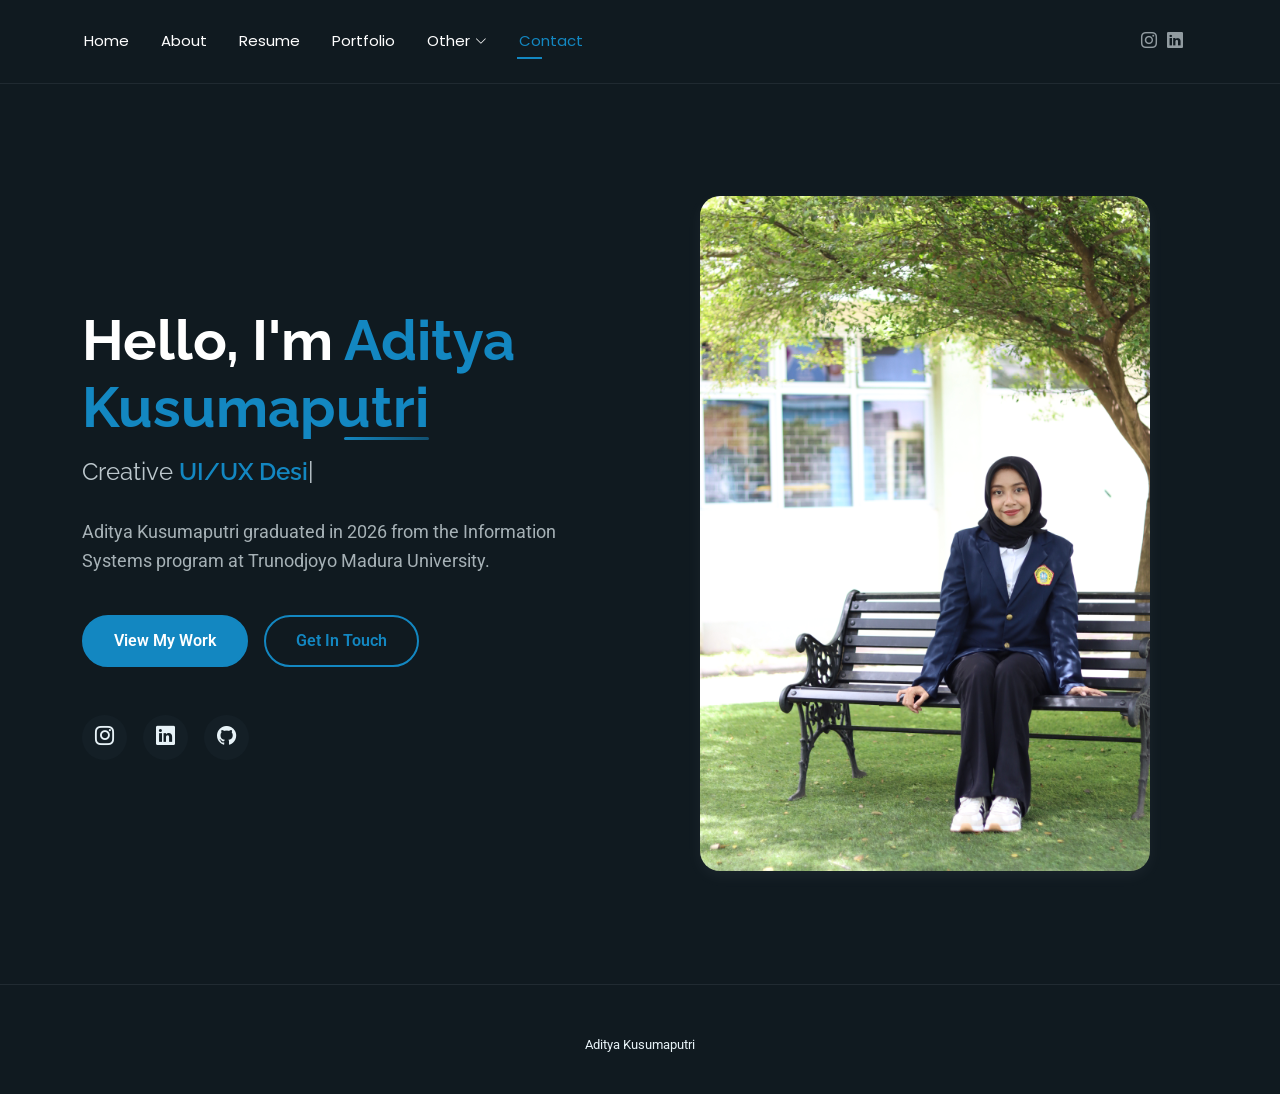
<file: index.html>
<!DOCTYPE html>
<html lang="en">

<head>
  <meta charset="utf-8">
  <meta content="width=device-width, initial-scale=1.0" name="viewport">
  <title>Aditya Kusumaputri</title>
  <meta name="description" content="">
  <meta name="keywords" content="">

  <!-- Favicons -->
  <!--
  <link href="assets/img/favicon.png" rel="icon">
  <link href="assets/img/apple-touch-icon.png" rel="apple-touch-icon">
  -->

  <!-- Fonts -->
  <link href="https://fonts.googleapis.com" rel="preconnect">
  <link href="https://fonts.gstatic.com" rel="preconnect" crossorigin>
  <link href="https://fonts.googleapis.com/css2?family=Roboto:ital,wght@0,100;0,300;0,400;0,500;0,700;0,900;1,100;1,300;1,400;1,500;1,700;1,900&family=Poppins:ital,wght@0,100;0,200;0,300;0,400;0,500;0,600;0,700;0,800;0,900;1,100;1,200;1,300;1,400;1,500;1,600;1,700;1,800;1,900&family=Raleway:ital,wght@0,100;0,200;0,300;0,400;0,500;0,600;0,700;0,800;0,900;1,100;1,200;1,300;1,400;1,500;1,600;1,700;1,800;1,900&display=swap" rel="stylesheet">

  <!-- Vendor CSS Files -->
  <link href="assets/vendor/bootstrap/css/bootstrap.min.css" rel="stylesheet">
  <link href="assets/vendor/bootstrap-icons/bootstrap-icons.css" rel="stylesheet">
  <link href="assets/vendor/aos/aos.css" rel="stylesheet">
  <link href="assets/vendor/swiper/swiper-bundle.min.css" rel="stylesheet">
  <link href="assets/vendor/glightbox/css/glightbox.min.css" rel="stylesheet">

  <!-- Main CSS File -->
  <link href="assets/css/main.css" rel="stylesheet">

  <!-- =======================================================
  * Template Name: FolioOne
  * Template URL: https://bootstrapmade.com/folioone-bootstrap-portfolio-website-template/
  * Updated: Aug 23 2025 with Bootstrap v5.3.7
  * Author: BootstrapMade.com
  * License: https://bootstrapmade.com/license/
  ======================================================== -->
</head>

<body class="index-page">

  <header id="header" class="header d-flex align-items-center light-background sticky-top">
    <div class="container position-relative d-flex align-items-center justify-content-between">

      <!-- <a href="index.html" class="logo d-flex align-items-center me-auto me-xl-0">
      <img src="assets/img/logo.webp" alt="">
      <h1 class="sitename">FolioOne</h1> 
    </a> -->

      <nav id="navmenu" class="navmenu">
         <ul>
          <li><a href="index.html">Home</a></li>
          <li><a href="about.html">About</a></li>
          <li><a href="resume.html">Resume</a></li>
          <li><a href="portfolio.html">Portfolio</a></li>
          <li class="dropdown"><a href="#"><span>Other</span> <i class="bi bi-chevron-down toggle-dropdown"></i></a>
            <ul>
              <li><a href="activities.html">Activities</a></li>
            </ul>
          </li>
          <li><a href="contact.html" class="active">Contact</a></li>
        </ul>
        <i class="mobile-nav-toggle d-xl-none bi bi-list"></i>
      </nav>

      <div class="header-social-links">
        <a href="https://www.instagram.com/dittaa.ptr?igsh=MXF6NjJ2aDI5OGtxdQ==" class="instagram"><i class="bi bi-instagram"></i></a>
        <a href="https://www.linkedin.com/in/aditya-kusumaputri-a70272218/" class="linkedin"><i class="bi bi-linkedin"></i></a>
      </div>

    </div>
  </header>

  <main class="main">

    <!-- Hero Section -->
    <section id="hero" class="hero section">

      <div class="container" data-aos="fade-up" data-aos-delay="100">

        <div class="row gy-4 align-items-center">
          <div class="col-lg-6 order-2 order-lg-1">
            <div class="hero-content">
              <h1 data-aos="fade-up" data-aos-delay="200">Hello, I'm <span class="highlight">Aditya Kusumaputri</span></h1>
              <h2 data-aos="fade-up" data-aos-delay="300">Creative <span class="typed" data-typed-items="UI/UX Designer, IT Business Analysis, System Analyst, Digital Marketing, Social Media Specialist, Personal Assistant"></span></h2>
              <p data-aos="fade-up" data-aos-delay="400"> Aditya Kusumaputri graduated in 2026 from the Information Systems program at Trunodjoyo Madura University.
              </p>
              <div class="hero-actions" data-aos="fade-up" data-aos-delay="500">
                <a href="portfolio.html" class="btn btn-primary">View My Work</a>
                <a href="contact.html" class="btn btn-outline">Get In Touch</a>
              </div>
              <div class="social-links" data-aos="fade-up" data-aos-delay="600">
                <a href="https://www.instagram.com/dittaa.ptr?igsh=MXF6NjJ2aDI5OGtxdQ=="><i class="bi bi-instagram"></i></a>
                <a href="https://www.linkedin.com/in/aditya-kusumaputri-a70272218/"><i class="bi bi-linkedin"></i></a>
                <a href="https://github.com/Adityakusumaputri"><i class="bi bi-github"></i></a>
              </div>
            </div>
          </div>
          <div class="col-lg-6 order-1 order-lg-2">
            <div class="hero-image" data-aos="zoom-in" data-aos-delay="300">
              <div class="image-wrapper">
                <img src="assets/img/profile/fotodita.JPG" alt="Sarah Mitchell" class="img-fluid">
                <!--
                <div class="floating-elements">
                  <div class="floating-card design" data-aos="fade-left" data-aos-delay="700">
                    <i class="bi bi-palette"></i>
                    <span>Design</span>
                  </div>
                  <div class="floating-card code" data-aos="fade-right" data-aos-delay="800">
                    <i class="bi bi-code-slash"></i>
                    <span>Code</span>
                  </div>
                  <div class="floating-card creativity" data-aos="fade-up" data-aos-delay="900">
                    <i class="bi bi-lightbulb"></i>
                    <span>Ideas</span>
                  </div>
                </div>
                -->
              </div>
            </div>
          </div>
        </div>

      </div>

    </section><!-- /Hero Section -->

  </main>

  <footer id="footer" class="footer">

    <div class="container">
      <!--
      <div class="copyright text-center ">
        <p>© <span>Copyright</span> <strong class="px-1 sitename">FolioOne</strong> <span>All Rights Reserved<br></span></p>
      </div>
      <div class="social-links d-flex justify-content-center">
        <a href=""><i class="bi bi-instagram"></i></a>
        <a href=""><i class="bi bi-linkedin"></i></a>
      </div>
    -->
      <div class="credits">
        <!-- All the links in the footer should remain intact. -->
        <!-- You can delete the links only if you've purchased the pro version. -->
        <!-- Licensing information: https://bootstrapmade.com/license/ -->
        <!-- Purchase the pro version with working PHP/AJAX contact form: [buy-url] -->
        Aditya Kusumaputri 
    </div>

  </footer>

  <!-- Scroll Top -->
  <a href="#" id="scroll-top" class="scroll-top d-flex align-items-center justify-content-center"><i class="bi bi-arrow-up-short"></i></a>

  <!-- Preloader -->
  <div id="preloader"></div>

  <!-- Vendor JS Files -->
  <script src="assets/vendor/bootstrap/js/bootstrap.bundle.min.js"></script>
  <script src="assets/vendor/php-email-form/validate.js"></script>
  <script src="assets/vendor/aos/aos.js"></script>
  <script src="assets/vendor/typed.js/typed.umd.js"></script>
  <script src="assets/vendor/waypoints/noframework.waypoints.js"></script>
  <script src="assets/vendor/purecounter/purecounter_vanilla.js"></script>
  <script src="assets/vendor/swiper/swiper-bundle.min.js"></script>
  <script src="assets/vendor/imagesloaded/imagesloaded.pkgd.min.js"></script>
  <script src="assets/vendor/isotope-layout/isotope.pkgd.min.js"></script>
  <script src="assets/vendor/glightbox/js/glightbox.min.js"></script>

  <!-- Main JS File -->
  <script src="assets/js/main.js"></script>

</body>

</html>
</file>
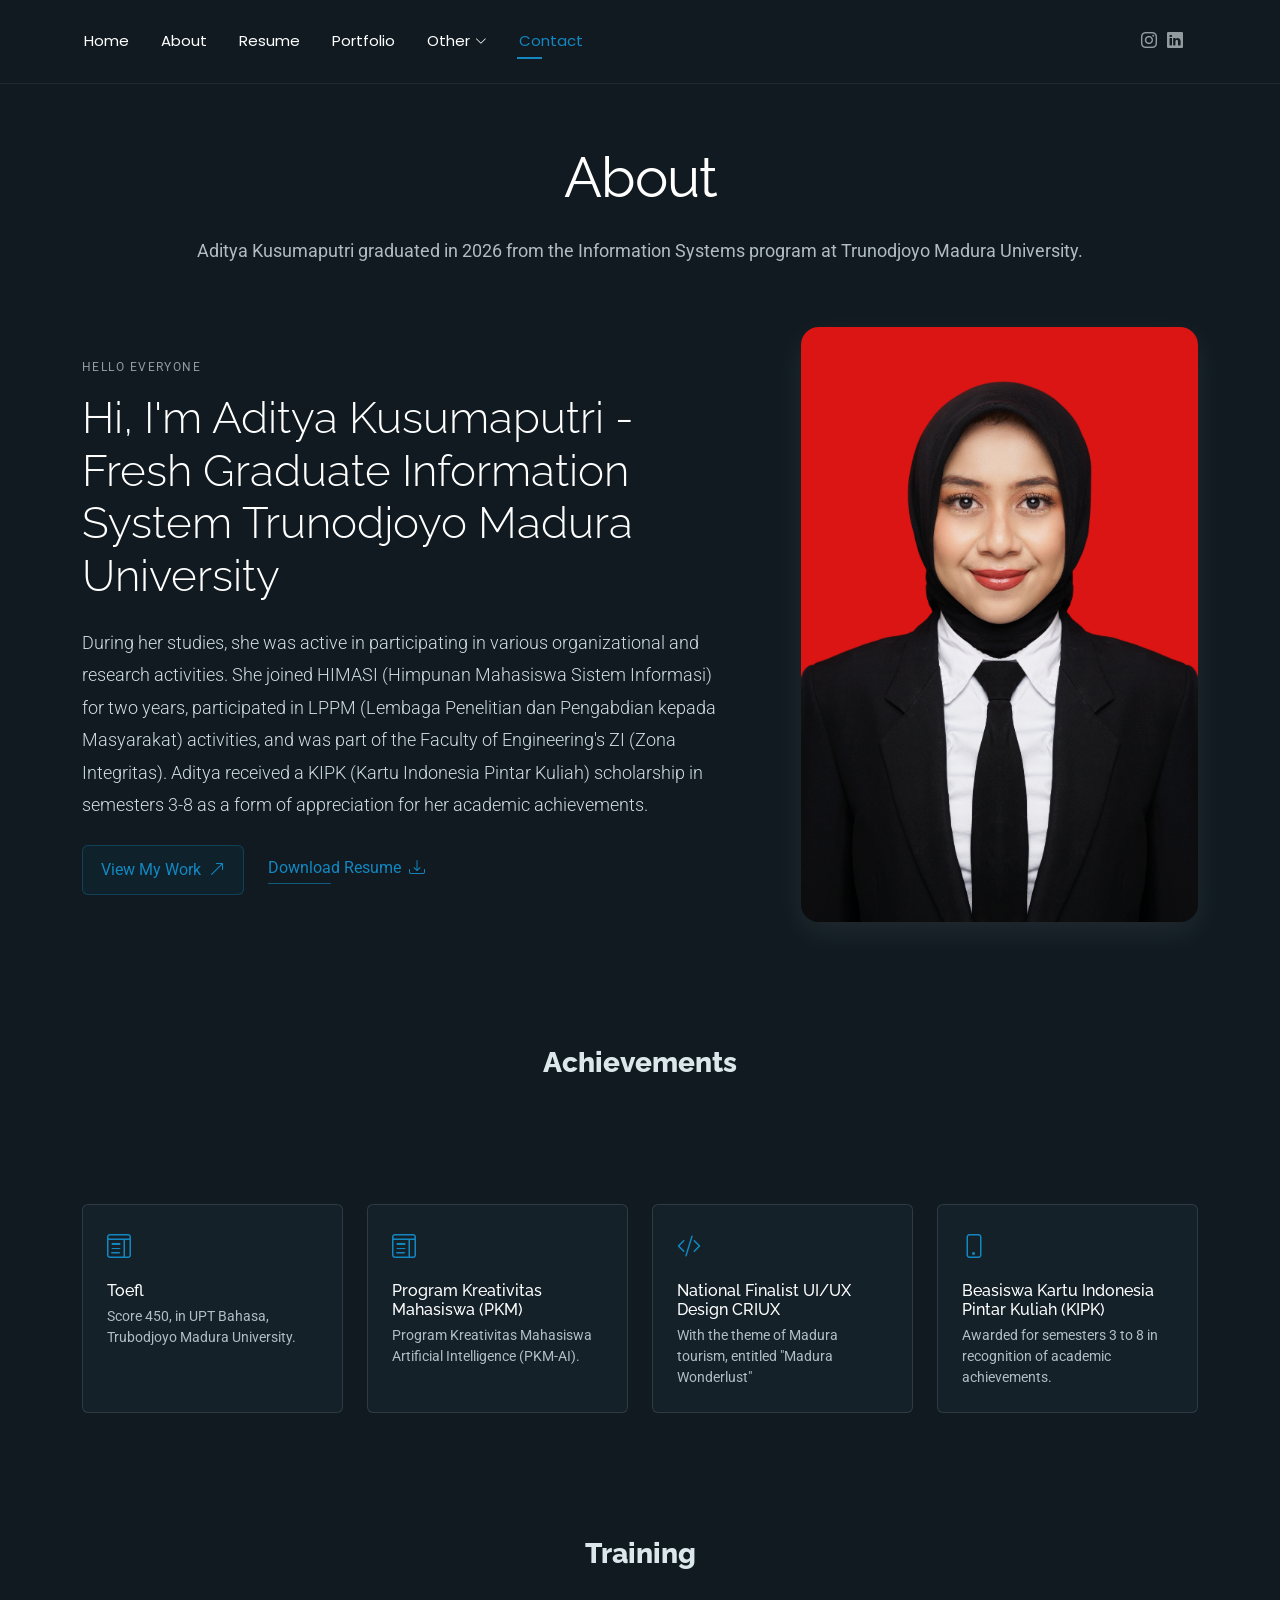
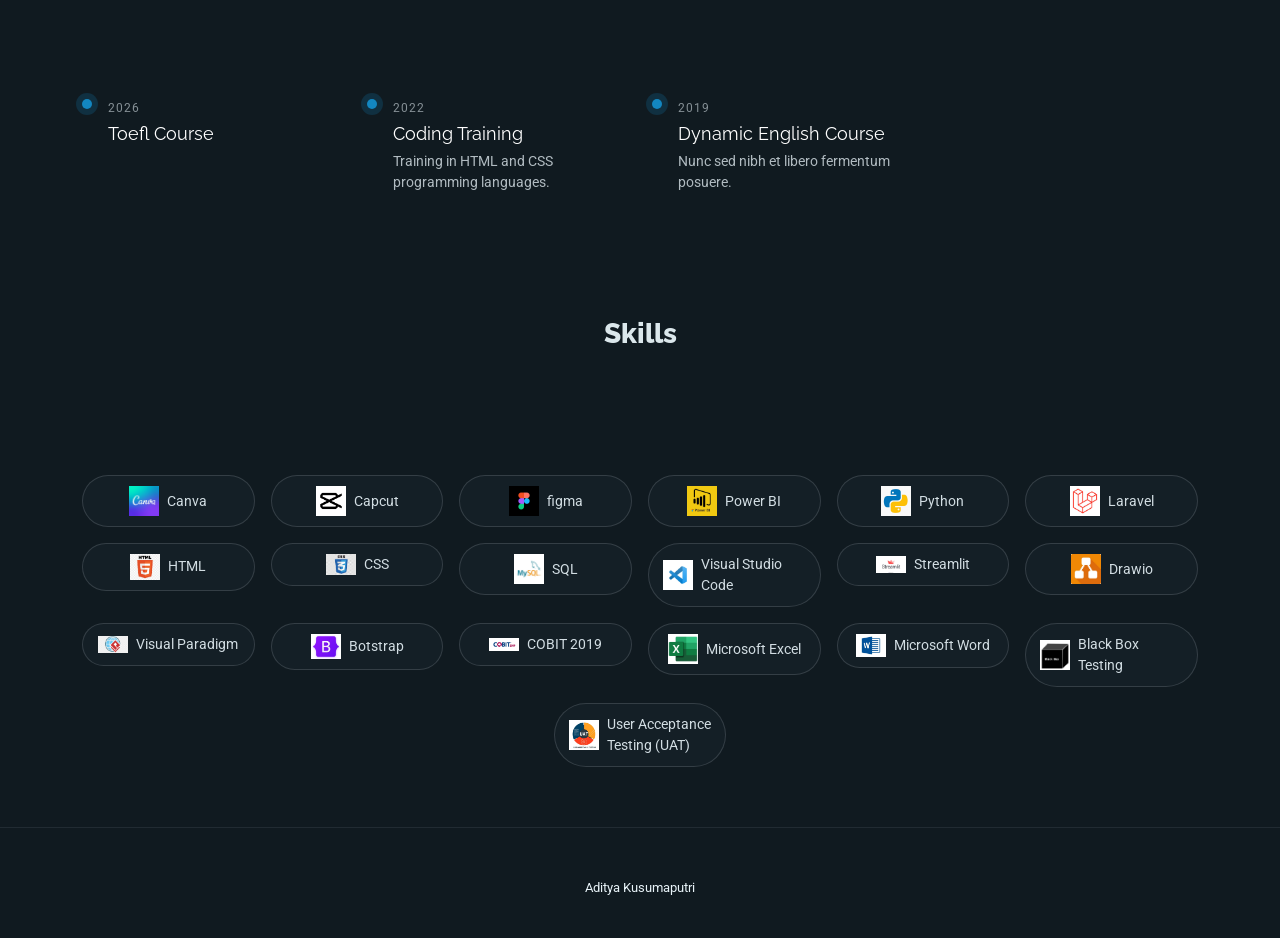
<file: about.html>
<!DOCTYPE html>
<html lang="en">

<head>
  <meta charset="utf-8">
  <meta content="width=device-width, initial-scale=1.0" name="viewport">
  <title>About</title>
  <meta name="description" content="">
  <meta name="keywords" content="">

  <!-- Favicons -->
  <!--
  <link href="assets/img/favicon.png" rel="icon">
  <link href="assets/img/apple-touch-icon.png" rel="apple-touch-icon">
  -->

  <!-- Fonts -->
  <link href="https://fonts.googleapis.com" rel="preconnect">
  <link href="https://fonts.gstatic.com" rel="preconnect" crossorigin>
  <link href="https://fonts.googleapis.com/css2?family=Roboto:ital,wght@0,100;0,300;0,400;0,500;0,700;0,900;1,100;1,300;1,400;1,500;1,700;1,900&family=Poppins:ital,wght@0,100;0,200;0,300;0,400;0,500;0,600;0,700;0,800;0,900;1,100;1,200;1,300;1,400;1,500;1,600;1,700;1,800;1,900&family=Raleway:ital,wght@0,100;0,200;0,300;0,400;0,500;0,600;0,700;0,800;0,900;1,100;1,200;1,300;1,400;1,500;1,600;1,700;1,800;1,900&display=swap" rel="stylesheet">

  <!-- Vendor CSS Files -->
  <link href="assets/vendor/bootstrap/css/bootstrap.min.css" rel="stylesheet">
  <link href="assets/vendor/bootstrap-icons/bootstrap-icons.css" rel="stylesheet">
  <link href="assets/vendor/aos/aos.css" rel="stylesheet">
  <link href="assets/vendor/swiper/swiper-bundle.min.css" rel="stylesheet">
  <link href="assets/vendor/glightbox/css/glightbox.min.css" rel="stylesheet">

  <!-- Main CSS File -->
  <link href="assets/css/main.css" rel="stylesheet">

  <!-- =======================================================
  * Template Name: FolioOne
  * Template URL: https://bootstrapmade.com/folioone-bootstrap-portfolio-website-template/
  * Updated: Aug 23 2025 with Bootstrap v5.3.7
  * Author: BootstrapMade.com
  * License: https://bootstrapmade.com/license/
  ======================================================== -->
</head>

<body class="about-page">

  <header id="header" class="header d-flex align-items-center light-background sticky-top">
    <div class="container position-relative d-flex align-items-center justify-content-between">

      <!-- <a href="index.html" class="logo d-flex align-items-center me-auto me-xl-0">
      <img src="assets/img/logo.webp" alt="">
      <h1 class="sitename">FolioOne</h1> 
    </a> -->

      <nav id="navmenu" class="navmenu">
         <ul>
          <li><a href="index.html">Home</a></li>
          <li><a href="about.html">About</a></li>
          <li><a href="resume.html">Resume</a></li>
          <li><a href="portfolio.html">Portfolio</a></li>
          <li class="dropdown"><a href="#"><span>Other</span> <i class="bi bi-chevron-down toggle-dropdown"></i></a>
            <ul>
              <li><a href="activities.html">Activities</a></li>
            </ul>
          </li>
          <li><a href="contact.html" class="active">Contact</a></li>
        </ul>
        <i class="mobile-nav-toggle d-xl-none bi bi-list"></i>
      </nav>

      <div class="header-social-links">
        <a href="https://www.instagram.com/dittaa.ptr?igsh=MXF6NjJ2aDI5OGtxdQ==" class="instagram"><i class="bi bi-instagram"></i></a>
        <a href="https://www.linkedin.com/in/aditya-kusumaputri-a70272218/" class="linkedin"><i class="bi bi-linkedin"></i></a>
      </div>

    </div>
  </header>

  <main class="main">

    <!-- About Section -->
    <section id="about" class="about section">

      <!-- Section Title -->
      <div class="container section-title" data-aos="fade-up">
        <h2>About</h2>
        <p>Aditya Kusumaputri graduated in 2026 from the Information Systems program at Trunodjoyo Madura University.</p>
      </div><!-- End Section Title -->

      <div class="container" data-aos="fade-up" data-aos-delay="100">

        <!-- Intro + Photo -->
        <div class="row align-items-center justify-content-between gy-5 mb-5">
          <div class="col-lg-7" data-aos="fade-right" data-aos-delay="150">
            <div class="intro-content">
              <span class="eyebrow">Hello Everyone</span>
              <h2 class="headline">Hi, I'm Aditya Kusumaputri - Fresh Graduate Information System  Trunodjoyo Madura University</h2>
              <p class="lead">
                During her studies, she was active in participating in various organizational and research activities. She joined HIMASI (Himpunan Mahasiswa Sistem Informasi) for two years, participated in LPPM (Lembaga Penelitian dan Pengabdian kepada Masyarakat) activities, and was part of the Faculty of Engineering's ZI (Zona Integritas). Aditya received a KIPK (Kartu Indonesia Pintar Kuliah) scholarship in semesters 3-8 as a form of appreciation for her academic achievements.
              </p>

              <div class="cta-group">
                <a href="#portfolio" class="btn-ghost">
                  View My Work <i class="bi bi-arrow-up-right"></i>
                </a>
                <a href="assets/CV_Aditya Kusumaputri.pdf" class="link-underline">
                  Download Resume <i class="bi bi-download"></i>
                </a>
              </div>
            </div>
          </div>

          <div class="col-lg-5" data-aos="zoom-in" data-aos-delay="250">
            <figure class="profile-figure text-center text-lg-end">
              <img src="assets/img/profile/fotodita2.jpg" alt="Portrait of Alex" class="img-fluid profile-photo">
            </figure>
          </div>
        </div>
        <!-- End Intro + Photo -->

        <!-- Skills Grid -->
         <!-- Quote -->
        <blockquote class="personal-quote text-center mb-5" data-aos="fade-down" data-aos-delay="200">
          <p>Achievements</p>
        </blockquote>
        <!-- End Quote -->
        <div class="mb-5 justify-content-center">
          <div class="row g-4 justify-content-center">
            <div class="col-6 col-md-4 col-lg-3" data-aos="fade-up" data-aos-delay="120">
              <div class="skill-item">
                <i class="bi bi-layout-text-window"></i>
                <h3>Toefl</h3>
                <p>Score 450, in UPT Bahasa, Trubodjoyo Madura University.</p>
              </div>
            </div>
            <div class="col-6 col-md-4 col-lg-3" data-aos="fade-up" data-aos-delay="180">
              <div class="skill-item">
                  <i class="bi bi-layout-text-window"></i>
                  <h3>Program Kreativitas Mahasiswa (PKM)</h3>
                  <p>Program Kreativitas Mahasiswa Artificial Intelligence (PKM-AI).</p>
              </div>
              </div>
            <div class="col-6 col-md-4 col-lg-3" data-aos="fade-up" data-aos-delay="180">
              <div class="skill-item">
                <i class="bi bi-code-slash"></i>
                <h3>National Finalist UI/UX Design CRIUX</h3>
                <p>With the theme of Madura tourism, entitled "Madura Wonderlust"</p>
              </div>
            </div>
            <div class="col-6 col-md-4 col-lg-3" data-aos="fade-up" data-aos-delay="240">
              <div class="skill-item">
                <i class="bi bi-phone"></i>
                <h3>Beasiswa Kartu Indonesia Pintar Kuliah (KIPK)</h3>
                <p>Awarded for semesters 3 to 8 in recognition of academic achievements.</p>
              </div>
            </div>
          </div>
        </div>
        <!-- End Skills Grid -->

        <!-- Journey Timeline -->
         <!-- Quote -->
        <blockquote class="personal-quote text-center mb-5" data-aos="fade-down" data-aos-delay="200">
          <p>Training</p>
        </blockquote>
        <div class="mb-5">
          <div class="row g-4">
            <div class="col-md-6 col-lg-3" data-aos="fade-up" data-aos-delay="120">
              <article class="timeline-item">
                <span class="dot"></span>
                <time>2026</time>
                <h4>Toefl Course</h4>
                </article>
            </div>
            <div class="col-md-6 col-lg-3" data-aos="fade-up" data-aos-delay="180">
              <article class="timeline-item">
                <span class="dot"></span>
                <time>2022</time>
                <h4>Coding Training</h4>
                <p>Training in HTML and CSS programming languages.</p>
              </article>
            </div>
            <div class="col-md-6 col-lg-3" data-aos="fade-up" data-aos-delay="240">
              <article class="timeline-item">
                <span class="dot"></span>
                <time>2019</time>
                <h4>Dynamic English Course</h4>
                <p>Nunc sed nibh et libero fermentum posuere.</p>
              </article>
            </div>
          </div>
        </div>
        <!-- End Journey Timeline -->

        <!--  
        <blockquote class="personal-quote text-center mb-5" data-aos="fade-down" data-aos-delay="200">
          <p>"Building clean and meaningful experiences through thoughtful code and quiet design."</p>
        </blockquote> -->
        <!-- End Quote -->
        <!-- Quote -->
        <blockquote class="personal-quote text-center mb-5" data-aos="fade-down" data-aos-delay="200">
          <p>Skills</p>
        </blockquote>
        <!-- End Quote -->
        <!-- Fun Facts -->
        <div class="row g-3 justify-content-center">
          <div class="col-6 col-md-3 col-lg-2" data-aos="zoom-in" data-aos-delay="120">
            <div class="fact-pill d-flex align-items-center gap-2">
              <img src="assets/img/logoo/canva.jpeg" width="30">
              <span>Canva</span>
            </div>
          </div>
          <div class="col-6 col-md-3 col-lg-2" data-aos="zoom-in" data-aos-delay="120">
            <div class="fact-pill d-flex align-items-center gap-2">
              <img src="assets/img/logoo/capcut.jpeg" width="30">
              <span>Capcut</span>
            </div>
          </div>
          <div class="col-6 col-md-3 col-lg-2" data-aos="zoom-in" data-aos-delay="120">
            <div class="fact-pill d-flex align-items-center gap-2">
              <img src="assets/img/logoo/figma.jpeg" width="30">
              <span>figma</span>
            </div>
          </div>
          <div class="col-6 col-md-3 col-lg-2" data-aos="zoom-in" data-aos-delay="120">
            <div class="fact-pill d-flex align-items-center gap-2">
              <img src="assets/img/logoo/power bi.jpeg" width="30">
              <span>Power BI</span>
            </div>
          </div>
          <div class="col-6 col-md-3 col-lg-2" data-aos="zoom-in" data-aos-delay="120">
            <div class="fact-pill d-flex align-items-center gap-2">
              <img src="assets/img/logoo/pythonn.jpeg" width="30">
              <span>Python</span>
            </div>
          </div>
          <div class="col-6 col-md-3 col-lg-2" data-aos="zoom-in" data-aos-delay="120">
            <div class="fact-pill d-flex align-items-center gap-2">
              <img src="assets/img/logoo/laravel.jpeg" width="30">
              <span>Laravel</span>
            </div>
          </div>
          <div class="col-6 col-md-3 col-lg-2" data-aos="zoom-in" data-aos-delay="120">
            <div class="fact-pill d-flex align-items-center gap-2">
              <img src="assets/img/logoo/html.jpeg" width="30">
              <span>HTML</span>
            </div>
          </div>
          <div class="col-6 col-md-3 col-lg-2" data-aos="zoom-in" data-aos-delay="120">
            <div class="fact-pill d-flex align-items-center gap-2">
              <img src="assets/img/logoo/css.jpeg" width="30">
              <span>CSS</span>
            </div>
          </div>

          <div class="col-6 col-md-3 col-lg-2" data-aos="zoom-in" data-aos-delay="120">
            <div class="fact-pill d-flex align-items-center gap-2">
              <img src="assets/img/logoo/sql.jpeg" width="30">
              <span>SQL</span>
            </div>
          </div>
          <div class="col-6 col-md-3 col-lg-2" data-aos="zoom-in" data-aos-delay="120">
            <div class="fact-pill d-flex align-items-center gap-2">
              <img src="assets/img/logoo/vsc.jpeg" width="30">
              <span>Visual Studio Code</span>
            </div>
          </div>
          <div class="col-6 col-md-3 col-lg-2" data-aos="zoom-in" data-aos-delay="120">
            <div class="fact-pill d-flex align-items-center gap-2">
              <img src="assets/img/logoo/streamlit.jpeg" width="30">
              <span>Streamlit</span>
            </div>
          </div>
          <div class="col-6 col-md-3 col-lg-2" data-aos="zoom-in" data-aos-delay="120">
            <div class="fact-pill d-flex align-items-center gap-2">
              <img src="assets/img/logoo/drawio.jpeg" width="30">
              <span>Drawio</span>
            </div>
          </div>
          <div class="col-6 col-md-3 col-lg-2" data-aos="zoom-in" data-aos-delay="120">
            <div class="fact-pill d-flex align-items-center gap-2">
              <img src="assets/img/logoo/visual.jpeg" width="30">
              <span>Visual Paradigm</span>
            </div>
          </div>
          <div class="col-6 col-md-3 col-lg-2" data-aos="zoom-in" data-aos-delay="120">
            <div class="fact-pill d-flex align-items-center gap-2">
              <img src="assets/img/logoo/b.jpeg" width="30">
              <span>Botstrap</span>
            </div>
          </div>
          <div class="col-6 col-md-3 col-lg-2" data-aos="zoom-in" data-aos-delay="120">
            <div class="fact-pill d-flex align-items-center gap-2">
              <img src="assets/img/logoo/cobit.jpeg" width="30">
              <span>COBIT 2019</span>
            </div>
          </div>
          <div class="col-6 col-md-3 col-lg-2" data-aos="zoom-in" data-aos-delay="120">
            <div class="fact-pill d-flex align-items-center gap-2">
              <img src="assets/img/logoo/excel.jpeg" width="30">
              <span>Microsoft Excel</span>
            </div>
          </div>
          <div class="col-6 col-md-3 col-lg-2" data-aos="zoom-in" data-aos-delay="120">
            <div class="fact-pill d-flex align-items-center gap-2">
              <img src="assets/img/logoo/word.jpeg" width="30">
              <span>Microsoft Word</span>
            </div>
          </div>
          <div class="col-6 col-md-3 col-lg-2" data-aos="zoom-in" data-aos-delay="120">
            <div class="fact-pill d-flex align-items-center gap-2">
              <img src="assets/img/logoo/black.png" width="30">
              <span>Black Box Testing</span>
            </div>
          </div>
          <div class="col-6 col-md-3 col-lg-2" data-aos="zoom-in" data-aos-delay="120">
            <div class="fact-pill d-flex align-items-center gap-2">
              <img src="assets/img/logoo/uat.jpeg" width="30">
              <span>User Acceptance Testing (UAT)</span>
            </div>
          </div>
        </div>
        <!-- End Fun Facts -->

      </div>

    </section><!-- /About Section -->

<footer id="footer" class="footer">

    <div class="container">
      <!--
      <div class="copyright text-center ">
        <p>© <span>Copyright</span> <strong class="px-1 sitename">FolioOne</strong> <span>All Rights Reserved<br></span></p>
      </div>
      <div class="social-links d-flex justify-content-center">
        <a href=""><i class="bi bi-instagram"></i></a>
        <a href=""><i class="bi bi-linkedin"></i></a>
      </div>
    -->
      <div class="credits">
        <!-- All the links in the footer should remain intact. -->
        <!-- You can delete the links only if you've purchased the pro version. -->
        <!-- Licensing information: https://bootstrapmade.com/license/ -->
        <!-- Purchase the pro version with working PHP/AJAX contact form: [buy-url] -->
        Aditya Kusumaputri 
    </div>

  </footer>

  <!-- Scroll Top -->
  <a href="#" id="scroll-top" class="scroll-top d-flex align-items-center justify-content-center"><i class="bi bi-arrow-up-short"></i></a>

  <!-- Preloader -->
  <div id="preloader"></div>

  <!-- Vendor JS Files -->
  <script src="assets/vendor/bootstrap/js/bootstrap.bundle.min.js"></script>
  <script src="assets/vendor/php-email-form/validate.js"></script>
  <script src="assets/vendor/aos/aos.js"></script>
  <script src="assets/vendor/typed.js/typed.umd.js"></script>
  <script src="assets/vendor/waypoints/noframework.waypoints.js"></script>
  <script src="assets/vendor/purecounter/purecounter_vanilla.js"></script>
  <script src="assets/vendor/swiper/swiper-bundle.min.js"></script>
  <script src="assets/vendor/imagesloaded/imagesloaded.pkgd.min.js"></script>
  <script src="assets/vendor/isotope-layout/isotope.pkgd.min.js"></script>
  <script src="assets/vendor/glightbox/js/glightbox.min.js"></script>

  <!-- Main JS File -->
  <script src="assets/js/main.js"></script>

</body>

</html>
</file>
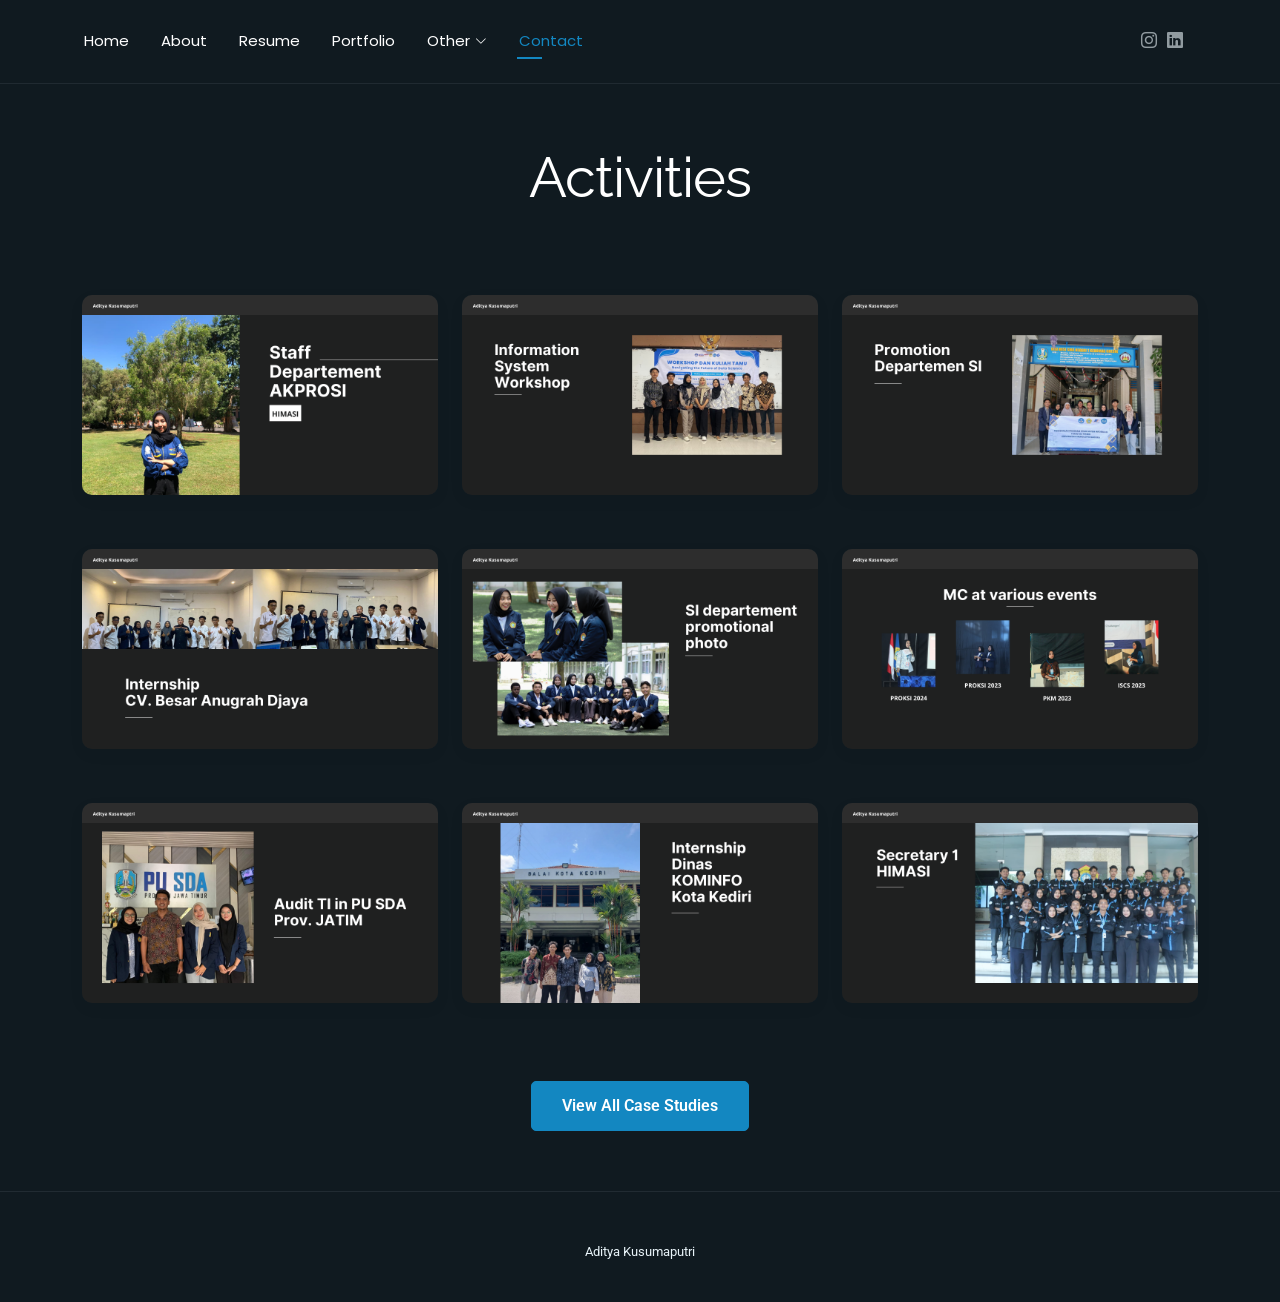
<file: activities.html>
<!DOCTYPE html>
<html lang="en">

<head>
  <meta charset="utf-8">
  <meta content="width=device-width, initial-scale=1.0" name="viewport">
  <title>Activities</title>
  <meta name="description" content="">
  <meta name="keywords" content="">

  <!-- Favicons -->
  <!--
  <link href="assets/img/favicon.png" rel="icon">
  <link href="assets/img/apple-touch-icon.png" rel="apple-touch-icon">
  -->

  <!-- Fonts -->
  <link href="https://fonts.googleapis.com" rel="preconnect">
  <link href="https://fonts.gstatic.com" rel="preconnect" crossorigin>
  <link href="https://fonts.googleapis.com/css2?family=Roboto:ital,wght@0,100;0,300;0,400;0,500;0,700;0,900;1,100;1,300;1,400;1,500;1,700;1,900&family=Poppins:ital,wght@0,100;0,200;0,300;0,400;0,500;0,600;0,700;0,800;0,900;1,100;1,200;1,300;1,400;1,500;1,600;1,700;1,800;1,900&family=Raleway:ital,wght@0,100;0,200;0,300;0,400;0,500;0,600;0,700;0,800;0,900;1,100;1,200;1,300;1,400;1,500;1,600;1,700;1,800;1,900&display=swap" rel="stylesheet">

  <!-- Vendor CSS Files -->
  <link href="assets/vendor/bootstrap/css/bootstrap.min.css" rel="stylesheet">
  <link href="assets/vendor/bootstrap-icons/bootstrap-icons.css" rel="stylesheet">
  <link href="assets/vendor/aos/aos.css" rel="stylesheet">
  <link href="assets/vendor/swiper/swiper-bundle.min.css" rel="stylesheet">
  <link href="assets/vendor/glightbox/css/glightbox.min.css" rel="stylesheet">

  <!-- Main CSS File -->
  <link href="assets/css/main.css" rel="stylesheet">

  <!-- =======================================================
  * Template Name: FolioOne
  * Template URL: https://bootstrapmade.com/folioone-bootstrap-portfolio-website-template/
  * Updated: Aug 23 2025 with Bootstrap v5.3.7
  * Author: BootstrapMade.com
  * License: https://bootstrapmade.com/license/
  ======================================================== -->
</head>

<body class="portfolio-page">

  <header id="header" class="header d-flex align-items-center light-background sticky-top">
    <div class="container position-relative d-flex align-items-center justify-content-between">

      <!-- <a href="index.html" class="logo d-flex align-items-center me-auto me-xl-0">
      <img src="assets/img/logo.webp" alt="">
      <h1 class="sitename">FolioOne</h1> 
    </a> -->

      <nav id="navmenu" class="navmenu">
         <ul>
          <li><a href="index.html">Home</a></li>
          <li><a href="about.html">About</a></li>
          <li><a href="resume.html">Resume</a></li>
          <li><a href="portfolio.html">Portfolio</a></li>
          <li class="dropdown"><a href="#"><span>Other</span> <i class="bi bi-chevron-down toggle-dropdown"></i></a>
            <ul>
              <li><a href="activities.html">Activities</a></li>
            </ul>
          </li>
          <li><a href="contact.html" class="active">Contact</a></li>
        </ul>
        <i class="mobile-nav-toggle d-xl-none bi bi-list"></i>
      </nav>

      <div class="header-social-links">
        <a href="https://www.instagram.com/dittaa.ptr?igsh=MXF6NjJ2aDI5OGtxdQ==" class="instagram"><i class="bi bi-instagram"></i></a>
        <a href="https://www.linkedin.com/in/aditya-kusumaputri-a70272218/" class="linkedin"><i class="bi bi-linkedin"></i></a>
      </div>


    </div>
  </header>

  <main class="main">

    <!-- Portfolio Section -->
    <section id="portfolio" class="portfolio section">

      <!-- Section Title -->
      <div class="container section-title" data-aos="fade-up">
        <h2>Activities</h2>
      </div><!-- End Section Title -->

      <div class="container" data-aos="fade-up" data-aos-delay="100">

        <div class="isotope-layout" data-default-filter="*" data-layout="masonry" data-sort="original-order">

          <div class="row gy-4 isotope-container" data-aos="fade-up" data-aos-delay="300">
            <div class="col-lg-4 col-md-6 portfolio-item isotope-item filter-strategy">
              <div class="portfolio-card">
                <div class="portfolio-img">
                  <img src="assets/img/activities/1.png" alt="Portfolio Item" class="img-fluid">
                  <div class="portfolio-overlay">
                    <a href="assets/img/activities/1.png" class="glightbox portfolio-lightbox"><i class="bi bi-plus"></i></a>
                  </div>
                </div>
              </div>
            </div>

            <div class="col-lg-4 col-md-6 portfolio-item isotope-item filter-strategy">
              <div class="portfolio-card">
                <div class="portfolio-img">
                  <img src="assets/img/activities/2.png" alt="Portfolio Item" class="img-fluid">
                  <div class="portfolio-overlay">
                    <a href="assets/img/activities/2.png" class="glightbox portfolio-lightbox"><i class="bi bi-plus"></i></a>
                  </div>
                </div>
              </div>
            </div>

            <div class="col-lg-4 col-md-6 portfolio-item isotope-item filter-finance">
              <div class="portfolio-card">
                <div class="portfolio-img">
                  <img src="assets/img/activities/3.png" alt="Portfolio Item" class="img-fluid">
                  <div class="portfolio-overlay">
                    <a href="assets/img/activities/3.png" class="glightbox portfolio-lightbox"><i class="bi bi-plus"></i></a>
                  </div>
                </div>
              </div>
            </div>

            <div class="col-lg-4 col-md-6 portfolio-item isotope-item filter-operations">
              <div class="portfolio-card">
                <div class="portfolio-img">
                  <img src="assets/img/activities/4.png" alt="Portfolio Item" class="img-fluid">
                  <div class="portfolio-overlay">
                    <a href="assets/img/activities/4.png" class="glightbox portfolio-lightbox"><i class="bi bi-plus"></i></a>
                  </div>
                </div>
              </div>
            </div>

            <div class="col-lg-4 col-md-6 portfolio-item isotope-item filter-strategy">
              <div class="portfolio-card">
                <div class="portfolio-img">
                  <img src="assets/img/activities/5.png" alt="Portfolio Item" class="img-fluid">
                  <div class="portfolio-overlay">
                    <a href="assets/img/activities/5.png" class="glightbox portfolio-lightbox"><i class="bi bi-plus"></i></a>
                  </div>
                </div>
              </div>
            </div>

            <div class="col-lg-4 col-md-6 portfolio-item isotope-item filter-strategy">
              <div class="portfolio-card">
                <div class="portfolio-img">
                  <img src="assets/img/activities/6.png" alt="Portfolio Item" class="img-fluid">
                  <div class="portfolio-overlay">
                    <a href="assets/img/activities/6.png" class="glightbox portfolio-lightbox"><i class="bi bi-plus"></i></a>
                  </div>
                </div>
              </div>
            </div>


            <div class="col-lg-4 col-md-6 portfolio-item isotope-item filter-strategy">
              <div class="portfolio-card">
                <div class="portfolio-img">
                  <img src="assets/img/activities/7.png" alt="Portfolio Item" class="img-fluid">
                  <div class="portfolio-overlay">
                    <a href="assets/img/activities/7.png" class="glightbox portfolio-lightbox"><i class="bi bi-plus"></i></a>
                  </div>
                </div>
              </div>
            </div>

            <div class="col-lg-4 col-md-6 portfolio-item isotope-item filter-technology">
              <div class="portfolio-card">
                <div class="portfolio-img">
                  <img src="assets/img/activities/8.png" alt="Portfolio Item" class="img-fluid">
                  <div class="portfolio-overlay">
                    <a href="assets/img/activities/8.png" class="glightbox portfolio-lightbox"><i class="bi bi-plus"></i></a>
                  </div>
                </div>
              </div>
            </div>

            <div class="col-lg-4 col-md-6 portfolio-item isotope-item filter-strategy">
              <div class="portfolio-card">
                <div class="portfolio-img">
                  <img src="assets/img/activities/9.png" alt="Portfolio Item" class="img-fluid">
                  <div class="portfolio-overlay">
                    <a href="assets/img/activities/9.png" class="glightbox portfolio-lightbox"><i class="bi bi-plus"></i></a>
                  </div>
                </div>
              </div>
            </div>
          </div><!-- End Portfolio Items Container -->

        </div>

        <div class="text-center mt-5" data-aos="fade-up" data-aos-delay="400">
          <a href="#portfolio" class="btn btn-primary">View All Case Studies</a>
        </div>

      </div>

    </section><!-- /Portfolio Section -->

  </main>

  <footer id="footer" class="footer">

    <div class="container">
      <!--
      <div class="copyright text-center ">
        <p>© <span>Copyright</span> <strong class="px-1 sitename">FolioOne</strong> <span>All Rights Reserved<br></span></p>
      </div>
      <div class="social-links d-flex justify-content-center">
        <a href=""><i class="bi bi-instagram"></i></a>
        <a href=""><i class="bi bi-linkedin"></i></a>
      </div>
    -->
      <div class="credits">
        <!-- All the links in the footer should remain intact. -->
        <!-- You can delete the links only if you've purchased the pro version. -->
        <!-- Licensing information: https://bootstrapmade.com/license/ -->
        <!-- Purchase the pro version with working PHP/AJAX contact form: [buy-url] -->
        Aditya Kusumaputri 
    </div>

  </footer>

  <!-- Scroll Top -->
  <a href="#" id="scroll-top" class="scroll-top d-flex align-items-center justify-content-center"><i class="bi bi-arrow-up-short"></i></a>

  <!-- Preloader -->
  <div id="preloader"></div>

  <!-- Vendor JS Files -->
  <script src="assets/vendor/bootstrap/js/bootstrap.bundle.min.js"></script>
  <script src="assets/vendor/php-email-form/validate.js"></script>
  <script src="assets/vendor/aos/aos.js"></script>
  <script src="assets/vendor/typed.js/typed.umd.js"></script>
  <script src="assets/vendor/waypoints/noframework.waypoints.js"></script>
  <script src="assets/vendor/purecounter/purecounter_vanilla.js"></script>
  <script src="assets/vendor/swiper/swiper-bundle.min.js"></script>
  <script src="assets/vendor/imagesloaded/imagesloaded.pkgd.min.js"></script>
  <script src="assets/vendor/isotope-layout/isotope.pkgd.min.js"></script>
  <script src="assets/vendor/glightbox/js/glightbox.min.js"></script>

  <!-- Main JS File -->
  <script src="assets/js/main.js"></script>

</body>

</html>
</file>
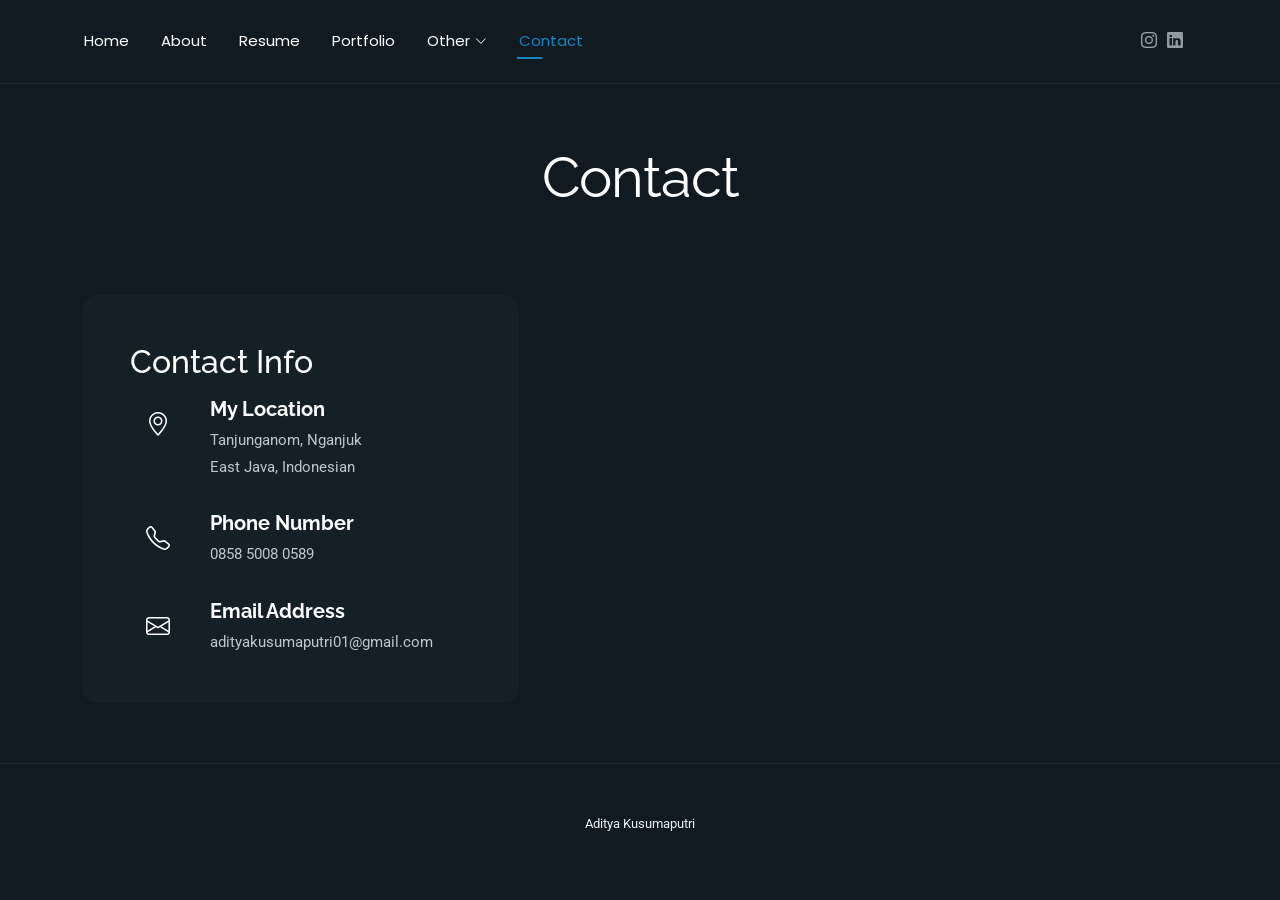
<file: contact.html>
<!DOCTYPE html>
<html lang="en">

<head>
  <meta charset="utf-8">
  <meta content="width=device-width, initial-scale=1.0" name="viewport">
  <title>Contact</title>
  <meta name="description" content="">
  <meta name="keywords" content="">

  <!-- Favicons -->
  <!--
  <link href="assets/img/favicon.png" rel="icon">
  <link href="assets/img/apple-touch-icon.png" rel="apple-touch-icon">
  -->

  <!-- Fonts -->
  <link href="https://fonts.googleapis.com" rel="preconnect">
  <link href="https://fonts.gstatic.com" rel="preconnect" crossorigin>
  <link href="https://fonts.googleapis.com/css2?family=Roboto:ital,wght@0,100;0,300;0,400;0,500;0,700;0,900;1,100;1,300;1,400;1,500;1,700;1,900&family=Poppins:ital,wght@0,100;0,200;0,300;0,400;0,500;0,600;0,700;0,800;0,900;1,100;1,200;1,300;1,400;1,500;1,600;1,700;1,800;1,900&family=Raleway:ital,wght@0,100;0,200;0,300;0,400;0,500;0,600;0,700;0,800;0,900;1,100;1,200;1,300;1,400;1,500;1,600;1,700;1,800;1,900&display=swap" rel="stylesheet">

  <!-- Vendor CSS Files -->
  <link href="assets/vendor/bootstrap/css/bootstrap.min.css" rel="stylesheet">
  <link href="assets/vendor/bootstrap-icons/bootstrap-icons.css" rel="stylesheet">
  <link href="assets/vendor/aos/aos.css" rel="stylesheet">
  <link href="assets/vendor/swiper/swiper-bundle.min.css" rel="stylesheet">
  <link href="assets/vendor/glightbox/css/glightbox.min.css" rel="stylesheet">

  <!-- Main CSS File -->
  <link href="assets/css/main.css" rel="stylesheet">

  <!-- =======================================================
  * Template Name: FolioOne
  * Template URL: https://bootstrapmade.com/folioone-bootstrap-portfolio-website-template/
  * Updated: Aug 23 2025 with Bootstrap v5.3.7
  * Author: BootstrapMade.com
  * License: https://bootstrapmade.com/license/
  ======================================================== -->
</head>

<body class="contact-page">

  <header id="header" class="header d-flex align-items-center light-background sticky-top">
    <div class="container position-relative d-flex align-items-center justify-content-between">

      <!-- <a href="index.html" class="logo d-flex align-items-center me-auto me-xl-0">
      <img src="assets/img/logo.webp" alt="">
      <h1 class="sitename">FolioOne</h1> 
    </a> -->

      <nav id="navmenu" class="navmenu">
        <ul>
          <li><a href="index.html">Home</a></li>
          <li><a href="about.html">About</a></li>
          <li><a href="resume.html">Resume</a></li>
          <li><a href="portfolio.html">Portfolio</a></li>
          <li class="dropdown"><a href="#"><span>Other</span> <i class="bi bi-chevron-down toggle-dropdown"></i></a>
            <ul>
              <li><a href="activities.html">Activities</a></li>
            </ul>
          </li>
          <li><a href="contact.html" class="active">Contact</a></li>
        </ul>
        <i class="mobile-nav-toggle d-xl-none bi bi-list"></i>
      </nav>

      <div class="header-social-links">
        <a href="https://www.instagram.com/dittaa.ptr?igsh=MXF6NjJ2aDI5OGtxdQ==" class="instagram"><i class="bi bi-instagram"></i></a>
        <a href="https://www.linkedin.com/in/aditya-kusumaputri-a70272218/" class="linkedin"><i class="bi bi-linkedin"></i></a>
      </div>


    </div>
  </header>

  <main class="main">

    <!-- Contact Section -->
    <section id="contact" class="contact section">

      <!-- Section Title -->
      <div class="container section-title" data-aos="fade-up">
        <h2>Contact</h2>
        </div><!-- End Section Title -->

      <div class="container" data-aos="fade-up" data-aos-delay="100">

        <div class="row g-4 g-lg-5">
          <div class="col-lg-5">
            <div class="info-box" data-aos="fade-up" data-aos-delay="200">
              <h3>Contact Info</h3>
               <div class="info-item" data-aos="fade-up" data-aos-delay="300">
                <div class="icon-box">
                  <i class="bi bi-geo-alt"></i>
                </div>
                <div class="content">
                  <h4>My Location</h4>
                  <p>Tanjunganom, Nganjuk</p>
                  <p>East Java, Indonesian</p>
                </div>
              </div>

              <div class="info-item" data-aos="fade-up" data-aos-delay="400">
                <div class="icon-box">
                  <i class="bi bi-telephone"></i>
                </div>
                <div class="content">
                  <h4>Phone Number</h4>
                  <p>0858 5008 0589</p>
                </div>
              </div>

              <div class="info-item" data-aos="fade-up" data-aos-delay="500">
                <div class="icon-box">
                  <i class="bi bi-envelope"></i>
                </div>
                <div class="content">
                  <h4>Email Address</h4>
                  <p>adityakusumaputri01@gmail.com</p>
                </div>
              </div>
            </div>
          </div>

        </div>

      </div>

    </section><!-- /Contact Section -->

  </main>

  <footer id="footer" class="footer">

    <div class="container">
      <!--
      <div class="copyright text-center ">
        <p>© <span>Copyright</span> <strong class="px-1 sitename">FolioOne</strong> <span>All Rights Reserved<br></span></p>
      </div>
      <div class="social-links d-flex justify-content-center">
        <a href=""><i class="bi bi-instagram"></i></a>
        <a href=""><i class="bi bi-linkedin"></i></a>
      </div>
    -->
      <div class="credits">
        <!-- All the links in the footer should remain intact. -->
        <!-- You can delete the links only if you've purchased the pro version. -->
        <!-- Licensing information: https://bootstrapmade.com/license/ -->
        <!-- Purchase the pro version with working PHP/AJAX contact form: [buy-url] -->
        Aditya Kusumaputri 
    </div>

  </footer>

  <!-- Scroll Top -->
  <a href="#" id="scroll-top" class="scroll-top d-flex align-items-center justify-content-center"><i class="bi bi-arrow-up-short"></i></a>

  <!-- Preloader -->
  <div id="preloader"></div>

  <!-- Vendor JS Files -->
  <script src="assets/vendor/bootstrap/js/bootstrap.bundle.min.js"></script>
  <script src="assets/vendor/php-email-form/validate.js"></script>
  <script src="assets/vendor/aos/aos.js"></script>
  <script src="assets/vendor/typed.js/typed.umd.js"></script>
  <script src="assets/vendor/waypoints/noframework.waypoints.js"></script>
  <script src="assets/vendor/purecounter/purecounter_vanilla.js"></script>
  <script src="assets/vendor/swiper/swiper-bundle.min.js"></script>
  <script src="assets/vendor/imagesloaded/imagesloaded.pkgd.min.js"></script>
  <script src="assets/vendor/isotope-layout/isotope.pkgd.min.js"></script>
  <script src="assets/vendor/glightbox/js/glightbox.min.js"></script>

  <!-- Main JS File -->
  <script src="assets/js/main.js"></script>

</body>

</html>
</file>
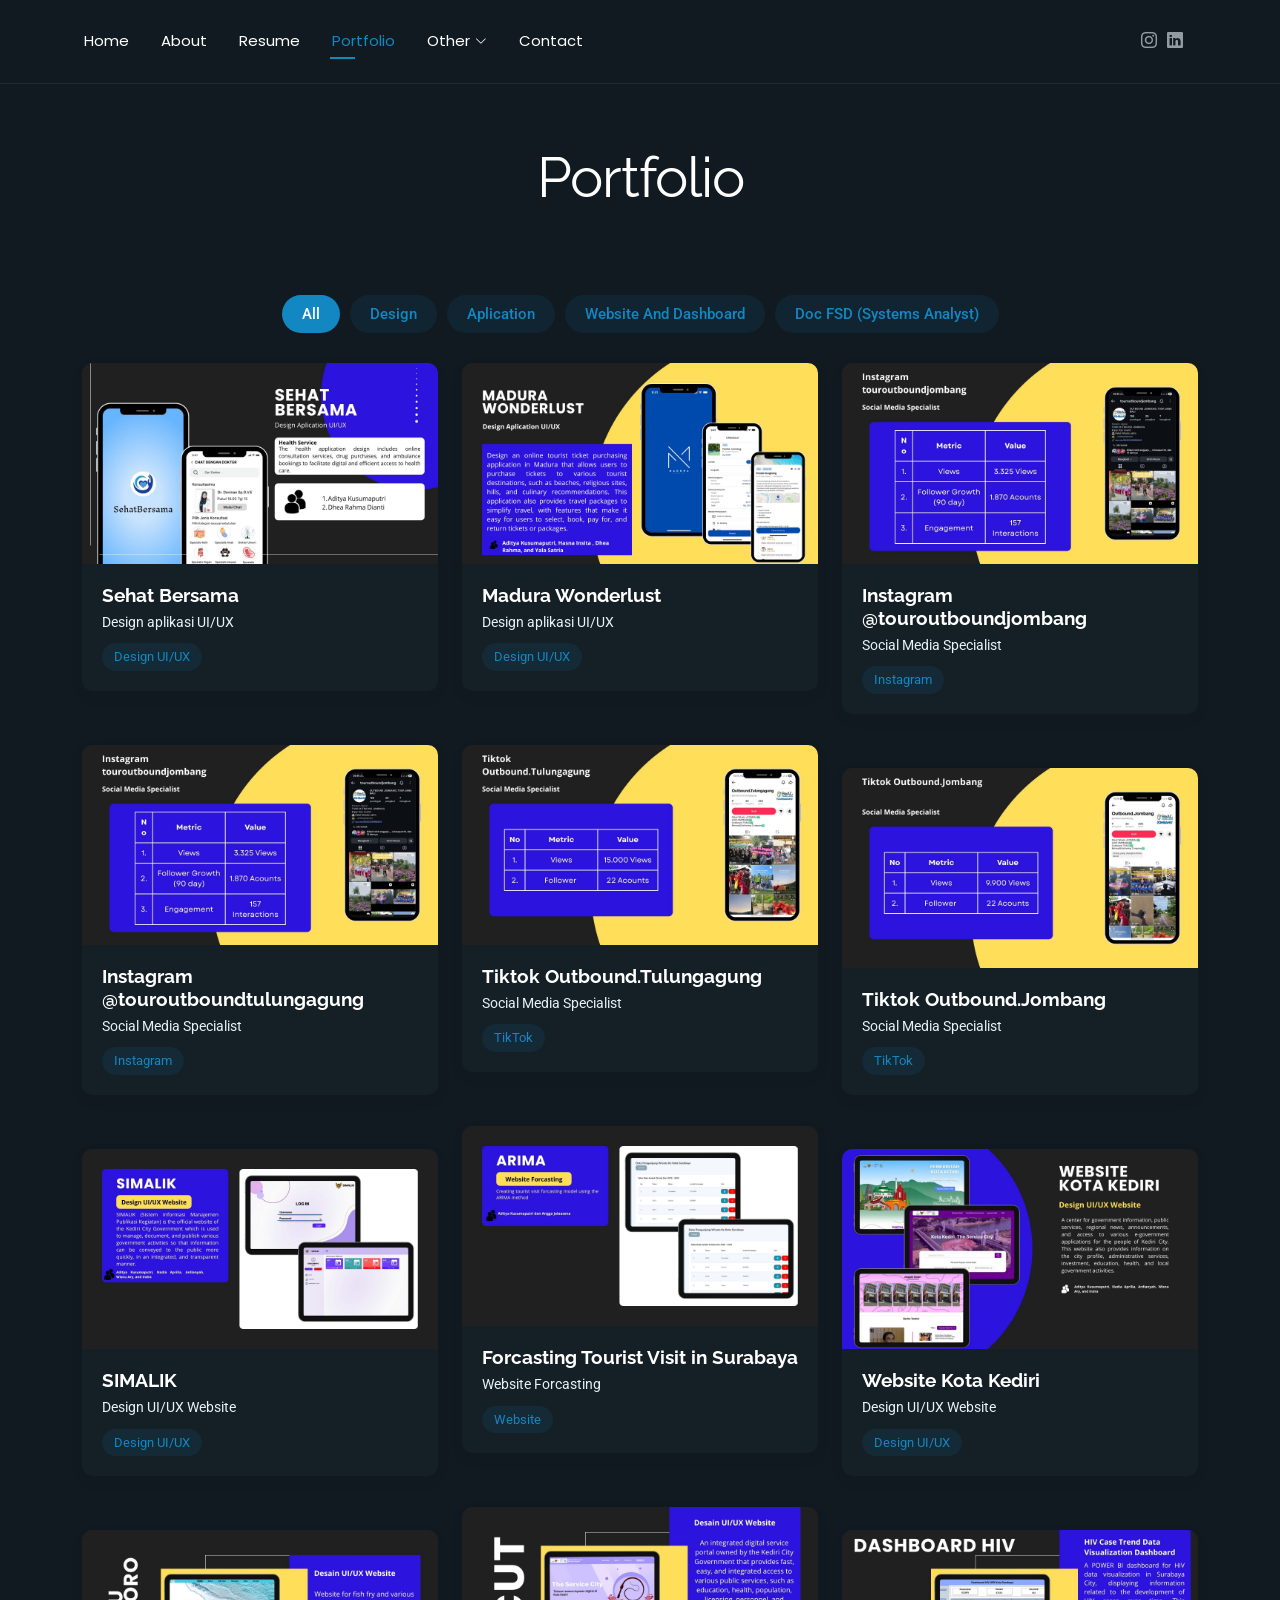
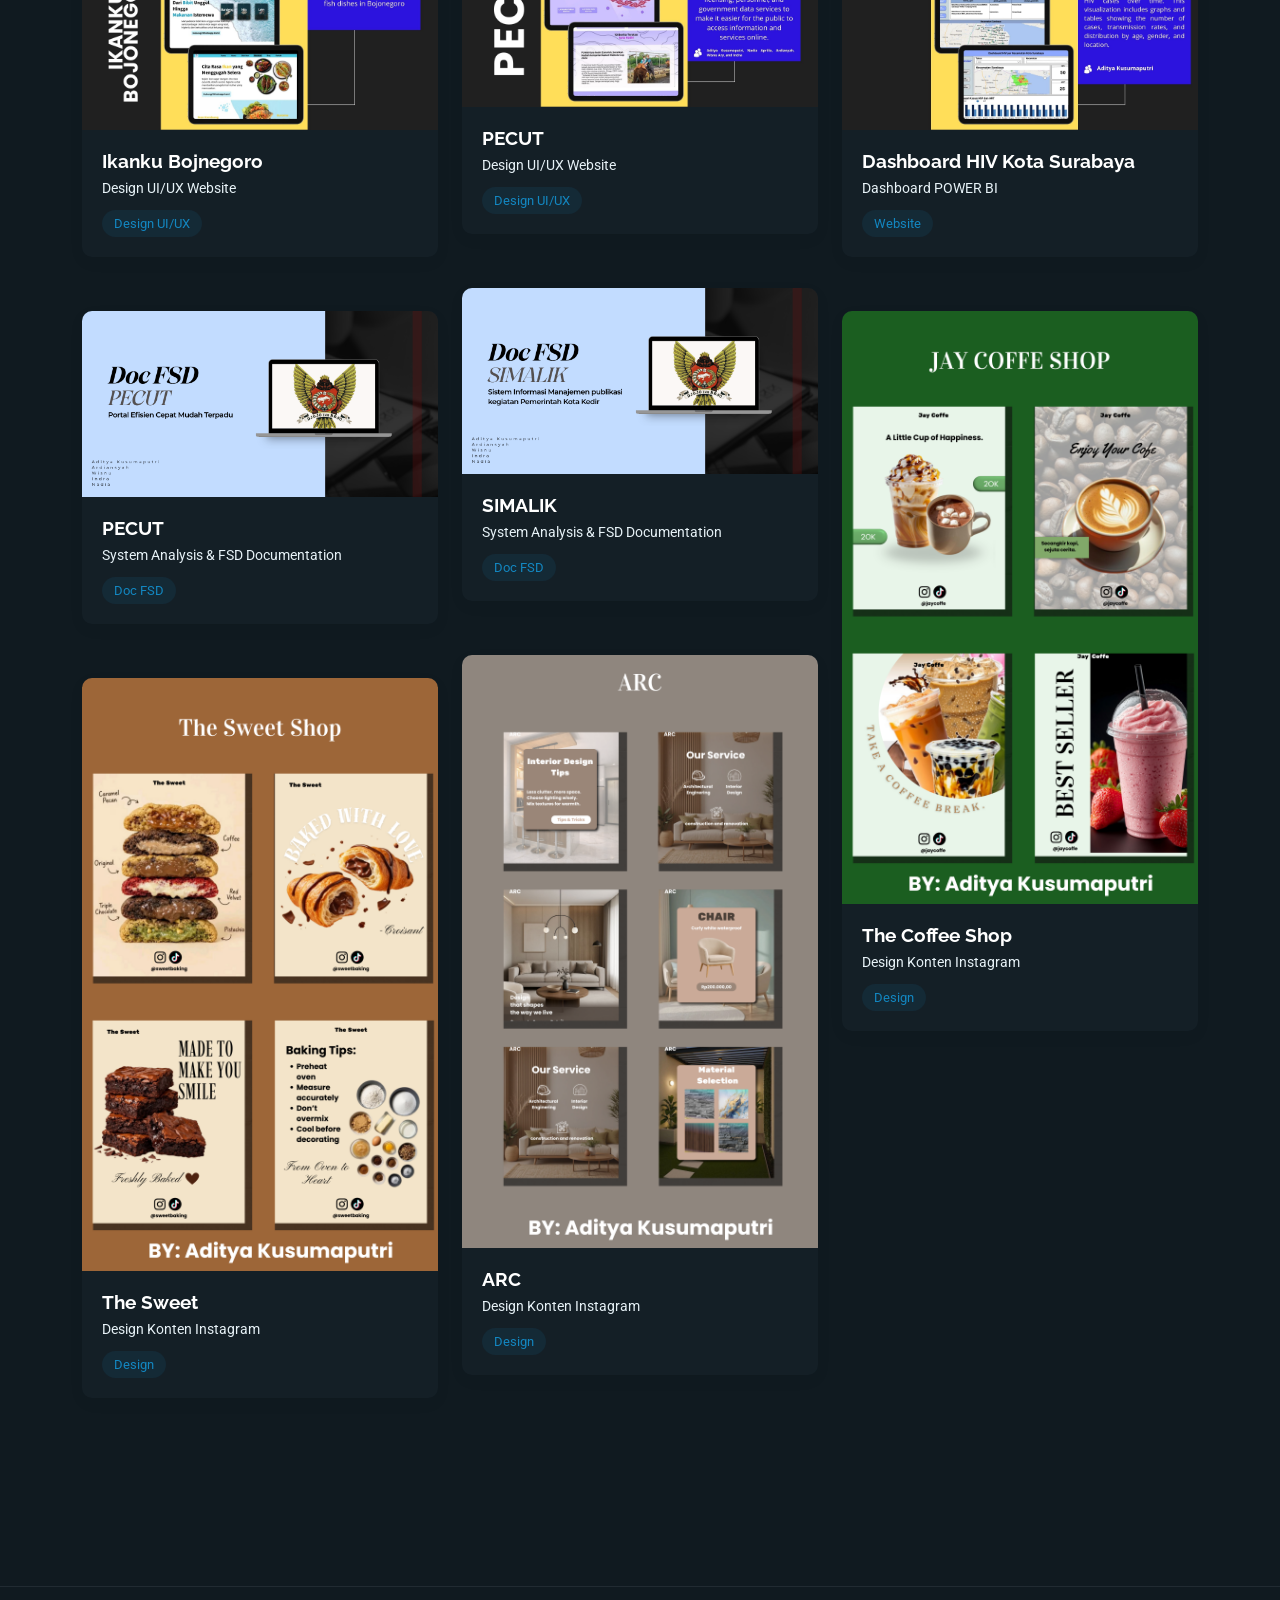
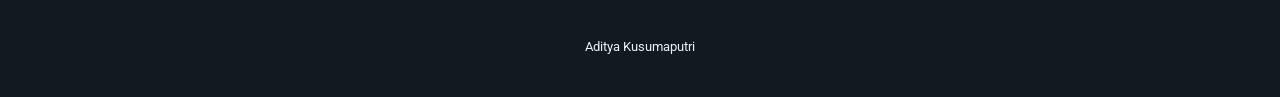
<file: portfolio.html>
<!DOCTYPE html>
<html lang="en">

<head>
  <meta charset="utf-8">
  <meta content="width=device-width, initial-scale=1.0" name="viewport">
  <title>Portfolio</title>
  <meta name="description" content="">
  <meta name="keywords" content="">

  <!-- Favicons -->
  <!--
  <link href="assets/img/favicon.png" rel="icon">
  <link href="assets/img/apple-touch-icon.png" rel="apple-touch-icon">
  -->

  <!-- Fonts -->
  <link href="https://fonts.googleapis.com" rel="preconnect">
  <link href="https://fonts.gstatic.com" rel="preconnect" crossorigin>
  <link href="https://fonts.googleapis.com/css2?family=Roboto:ital,wght@0,100;0,300;0,400;0,500;0,700;0,900;1,100;1,300;1,400;1,500;1,700;1,900&family=Poppins:ital,wght@0,100;0,200;0,300;0,400;0,500;0,600;0,700;0,800;0,900;1,100;1,200;1,300;1,400;1,500;1,600;1,700;1,800;1,900&family=Raleway:ital,wght@0,100;0,200;0,300;0,400;0,500;0,600;0,700;0,800;0,900;1,100;1,200;1,300;1,400;1,500;1,600;1,700;1,800;1,900&display=swap"
    rel="stylesheet">

  <!-- Vendor CSS Files -->
  <link href="assets/vendor/bootstrap/css/bootstrap.min.css" rel="stylesheet">
  <link href="assets/vendor/bootstrap-icons/bootstrap-icons.css" rel="stylesheet">
  <link href="assets/vendor/aos/aos.css" rel="stylesheet">
  <link href="assets/vendor/swiper/swiper-bundle.min.css" rel="stylesheet">
  <link href="assets/vendor/glightbox/css/glightbox.min.css" rel="stylesheet">

  <!-- Main CSS File -->
  <link href="assets/css/main.css" rel="stylesheet">

</head>

<body class="portfolio-page">

  <header id="header" class="header d-flex align-items-center light-background sticky-top">
    <div class="container position-relative d-flex align-items-center justify-content-between">

      <!-- Logo -->
      <!--
      <a href="index.html" class="logo d-flex align-items-center me-auto me-xl-0">
        <img src="assets/img/logo.webp" alt="">
        <h1 class="sitename">FolioOne</h1>
      </a>
      -->

      <!-- Navigation -->
      <nav id="navmenu" class="navmenu">
        <ul>
          <li><a href="index.html">Home</a></li>
          <li><a href="about.html">About</a></li>
          <li><a href="resume.html">Resume</a></li>
          <li><a href="portfolio.html" class="active">Portfolio</a></li>

          <li class="dropdown">
            <a href="#">
              <span>Other</span>
              <i class="bi bi-chevron-down toggle-dropdown"></i>
            </a>

            <ul>
              <li><a href="activities.html">Activities</a></li>
            </ul>
          </li>

          <li><a href="contact.html">Contact</a></li>
        </ul>

        <i class="mobile-nav-toggle d-xl-none bi bi-list"></i>
      </nav>

      <!-- Social Media -->
      <div class="header-social-links">
        <a href="https://www.instagram.com/dittaa.ptr?igsh=MXF6NjJ2aDI5OGtxdQ==" class="instagram">
          <i class="bi bi-instagram"></i>
        </a>

        <a href="https://www.linkedin.com/in/aditya-kusumaputri-a70272218/" class="linkedin">
          <i class="bi bi-linkedin"></i>
        </a>
      </div>

    </div>
  </header>


  <main class="main">

    <!-- Portfolio Section -->
    <section id="portfolio" class="portfolio section">

      <!-- Section Title -->
      <div class="container section-title" data-aos="fade-up">
        <h2>Portfolio</h2>
      </div>
      <!-- End Section Title -->


      <div class="container" data-aos="fade-up" data-aos-delay="100">

        <div class="isotope-layout"
          data-default-filter="*"
          data-layout="masonry"
          data-sort="original-order">

          <!-- Portfolio Filters -->
          <ul class="portfolio-filters isotope-filters"
            data-aos="fade-up"
            data-aos-delay="200">

            <li data-filter="*" class="filter-active">All</li>
            <li data-filter=".filter-strategy">Design</li>
            <li data-filter=".filter-finance">Aplication</li>
            <li data-filter=".filter-operations">Website And Dashboard</li>
            <li data-filter=".filter-technology">Doc FSD (Systems Analyst)</li>
    

          </ul>
          <!-- End Portfolio Filters -->


          <!-- Portfolio Items -->
          <div class="row gy-4 isotope-container"
            data-aos="fade-up"
            data-aos-delay="300">


            <!-- 1. SEHAT BERSAMA -->
            <div class="col-lg-4 col-md-6 portfolio-item isotope-item filter-strategy">

              <div class="portfolio-card">

                <div class="portfolio-img">

                  <img src="assets/img/portfolio/porto1.jpg"
                    alt="Sehat Bersama"
                    class="img-fluid">

                  <div class="portfolio-overlay">

                    <a href="assets/img/portfolio/porto1.jpg"
                      class="glightbox portfolio-lightbox">
                      <i class="bi bi-plus"></i>
                    </a>

                    <a href="https://www.figma.com/proto/2uvLhHi92sKAeoM281IVQs/DITA-DHEA?node-id=4-867&starting-point-node-id=4%3A864&t=gigBq3IU5bHNT1xl-1"
                      target="_blank">
                      <i class="bi bi-link-45deg"></i>
                    </a>

                  </div>
                </div>


                <div class="portfolio-info">

                  <h4>Sehat Bersama</h4>

                  <p>Design aplikasi UI/UX</p>

                  <div class="portfolio-tags">
                    <span>Design UI/UX</span>
                  </div>

                </div>

              </div>

            </div>
            <!-- END SEHAT BERSAMA -->


            <!-- 2. MADURA WONDERLUST -->
            <div class="col-lg-4 col-md-6 portfolio-item isotope-item filter-strategy">

              <div class="portfolio-card">

                <div class="portfolio-img">

                  <img src="assets/img/portfolio/porto2.jpg"
                    alt="Madura Wonderlust"
                    class="img-fluid">

                  <div class="portfolio-overlay">

                    <a href="assets/img/portfolio/porto2.jpg"
                      class="glightbox portfolio-lightbox">
                      <i class="bi bi-plus"></i>
                    </a>

                    <a href="https://www.figma.com/proto/teppOWcpmRtpE1DvckiHtF/madura-wanderlust?node-id=16-4&starting-point-node-id=272%3A1588&t=tBsRUTv7uviy56Lc-1"
                      target="_blank">
                      <i class="bi bi-link-45deg"></i>
                    </a>

                  </div>

                </div>


                <div class="portfolio-info">

                  <h4>Madura Wonderlust</h4>

                  <p>Design aplikasi UI/UX</p>

                  <div class="portfolio-tags">
                    <span>Design UI/UX</span>
                  </div>

                </div>

              </div>

            </div>
            <!-- END MADURA WONDERLUST -->


            <!-- 3. INSTAGRAM JOMBANG -->
            <div class="col-lg-4 col-md-6 portfolio-item isotope-item filter-strategy">

              <div class="portfolio-card">

                <div class="portfolio-img">

                  <img src="assets/img/portfolio/Dita.jpg"
                    alt="Instagram Tour Outbound Jombang"
                    class="img-fluid">

                  <div class="portfolio-overlay">

                    <a href="assets/img/portfolio/Dita.jpg"
                      class="glightbox portfolio-lightbox">
                      <i class="bi bi-plus"></i>
                    </a>

                    <a href="https://www.instagram.com/touroutboundjombang?igsh=MWMxcXhjdmcxNHJheg=="
                      target="_blank">
                      <i class="bi bi-instagram"></i>
                    </a>

                  </div>

                </div>


                <div class="portfolio-info">

                  <h4>Instagram @touroutboundjombang</h4>

                  <p>Social Media Specialist</p>

                  <div class="portfolio-tags">
                    <span>Instagram</span>
                  </div>

                </div>

              </div>

            </div>
            <!-- END INSTAGRAM JOMBANG -->


            <!-- 4. INSTAGRAM TULUNGAGUNG -->
            <div class="col-lg-4 col-md-6 portfolio-item isotope-item filter-strategy">

              <div class="portfolio-card">

                <div class="portfolio-img">

                  <img src="assets/img/portfolio/ig.jpg"
                    alt="Instagram Tour Outbound Tulungagung"
                    class="img-fluid">

                  <div class="portfolio-overlay">

                    <a href="assets/img/portfolio/ig.jpg"
                      class="glightbox portfolio-lightbox">
                      <i class="bi bi-plus"></i>
                    </a>

                    <a href="https://www.instagram.com/touroutboundtulungagung?igsh=MWMwaWJza3liNjA2cA=="
                      target="_blank">
                      <i class="bi bi-instagram"></i>
                    </a>

                  </div>

                </div>


                <div class="portfolio-info">

                  <h4>Instagram @touroutboundtulungagung</h4>

                  <p>Social Media Specialist</p>

                  <div class="portfolio-tags">
                    <span>Instagram</span>
                  </div>

                </div>

              </div>

            </div>
            <!-- END INSTAGRAM TULUNGAGUNG -->


            <!-- 5. TIKTOK TULUNGAGUNG -->
            <div class="col-lg-4 col-md-6 portfolio-item isotope-item filter-strategy">

              <div class="portfolio-card">

                <div class="portfolio-img">

                  <img src="assets/img/portfolio/tiktok1.jpg"
                    alt="TikTok Outbound Tulungagung"
                    class="img-fluid">

                  <div class="portfolio-overlay">

                    <a href="assets/img/portfolio/tiktok1.jpg"
                      class="glightbox portfolio-lightbox">
                      <i class="bi bi-plus"></i>
                    </a>

                    <a href="https://www.tiktok.com/@outbound.tulungagung?_r=1&_t=ZS-97zPEjlgrHY"
                      target="_blank">
                      <i class="bi bi-tiktok"></i>
                    </a>

                  </div>

                </div>


                <div class="portfolio-info">

                  <h4>Tiktok Outbound.Tulungagung</h4>

                  <p>Social Media Specialist</p>

                  <div class="portfolio-tags">
                    <span>TikTok</span>
                  </div>

                </div>

              </div>

            </div>
            <!-- END TIKTOK TULUNGAGUNG -->


            <!-- 6. TIKTOK JOMBANG -->
            <div class="col-lg-4 col-md-6 portfolio-item isotope-item filter-strategy">

              <div class="portfolio-card">

                <div class="portfolio-img">

                  <img src="assets/img/portfolio/tiktok2.jpg"
                    alt="TikTok Outbound Jombang"
                    class="img-fluid">

                  <div class="portfolio-overlay">

                    <a href="assets/img/portfolio/tiktok2.jpg"
                      class="glightbox portfolio-lightbox">
                      <i class="bi bi-plus"></i>
                    </a>

                    <a href="https://www.tiktok.com/@outbound.jombang?_r=1&_t=ZS-97zPEixiUia"
                      target="_blank">
                      <i class="bi bi-tiktok"></i>
                    </a>

                  </div>

                </div>


                <div class="portfolio-info">

                  <h4>Tiktok Outbound.Jombang</h4>

                  <p>Social Media Specialist</p>

                  <div class="portfolio-tags">
                    <span>TikTok</span>
                  </div>

                </div>

              </div>

            </div>
            <!-- END TIKTOK JOMBANG -->

            <!-- 8. FORECASTING TOURIST -->
            <div class="col-lg-4 col-md-6 portfolio-item isotope-item filter-operations">

              <div class="portfolio-card">

                <div class="portfolio-img">

                  <img src="assets/img/portfolio/porto4.jpg"
                    alt="Forecasting Tourist Visit in Surabaya"
                    class="img-fluid">

                  <div class="portfolio-overlay">

                    <a href="assets/img/portfolio/porto4.jpg"
                      class="glightbox portfolio-lightbox">
                      <i class="bi bi-plus"></i>
                    </a>

                  </div>

                </div>


                <div class="portfolio-info">

                  <h4>Forcasting Tourist Visit in Surabaya</h4>

                  <p>Website Forcasting</p>

                  <div class="portfolio-tags">
                    <span>Website</span>
                  </div>

                </div>

              </div>

            </div>
            <!-- END FORECASTING TOURIST -->


            <!-- 9. SIMALIK -->
            <div class="col-lg-4 col-md-6 portfolio-item isotope-item filter-strategy">

              <div class="portfolio-card">

                <div class="portfolio-img">

                  <img src="assets/img/portfolio/simalik.jpg"
                    alt="SIMALIK"
                    class="img-fluid">

                  <div class="portfolio-overlay">

                    <a href="assets/img/portfolio/simalik.jpg"
                      class="glightbox portfolio-lightbox">
                      <i class="bi bi-plus"></i>
                    </a>

                    <a href="https://www.figma.com/proto/8mUxDRTKfHklA8qUKBjcgv/SIMALIK?node-id=1094-32&starting-point-node-id=1094%3A32&t=HZ3UKQPo4dVv1bqU-1"
                      target="_blank">
                      <i class="bi bi-link-45deg"></i>
                    </a>

                  </div>

                </div>


                <div class="portfolio-info">

                  <h4>SIMALIK</h4>

                  <p>Design UI/UX Website</p>

                  <div class="portfolio-tags">
                    <span>Design UI/UX</span>
                  </div>

                </div>

              </div>

            </div>
            <!-- END SIMALIK -->


            <!-- 10. WEBSITE KOTA KEDIRI -->
            <div class="col-lg-4 col-md-6 portfolio-item isotope-item filter-strategy">

              <div class="portfolio-card">

                <div class="portfolio-img">

                  <img src="assets/img/portfolio/porto7.jpg"
                    alt="Website Kota Kediri"
                    class="img-fluid">

                  <div class="portfolio-overlay">

                    <a href="assets/img/portfolio/porto7.jpg"
                      class="glightbox portfolio-lightbox">
                      <i class="bi bi-plus"></i>
                    </a>

                    <a href="https://www.figma.com/proto/f2er4kEfHU7ciBcy9fXesz/Kediri-Kota?node-id=131-98&starting-point-node-id=131%3A98&t=qh0afFu2TgwQgfMk-1"
                      target="_blank">
                      <i class="bi bi-link-45deg"></i>
                    </a>

                  </div>

                </div>


                <div class="portfolio-info">

                  <h4>Website Kota Kediri</h4>

                  <p>Design UI/UX Website</p>

                  <div class="portfolio-tags">
                    <span>Design UI/UX</span>
                  </div>

                </div>

              </div>

            </div>
            <!-- END WEBSITE KOTA KEDIRI -->


            <!-- 11. PECUT -->
            <div class="col-lg-4 col-md-6 portfolio-item isotope-item filter-strategy">

              <div class="portfolio-card">

                <div class="portfolio-img">

                  <img src="assets/img/portfolio/porto8.jpg"
                    alt="PECUT"
                    class="img-fluid">

                  <div class="portfolio-overlay">

                    <a href="assets/img/portfolio/porto8.jpg"
                      class="glightbox portfolio-lightbox">
                      <i class="bi bi-plus"></i>
                    </a>

                    <a href="https://www.figma.com/proto/J1FL6xBosFHjVgrnkzh22p/Pecut?node-id=23-23&starting-point-node-id=23%3A23&t=ZSi4xjakEIb3ld5N-1"
                      target="_blank">
                      <i class="bi bi-link-45deg"></i>
                    </a>

                  </div>

                </div>


                <div class="portfolio-info">

                  <h4>PECUT</h4>

                  <p>Design UI/UX Website</p>

                  <div class="portfolio-tags">
                    <span>Design UI/UX</span>
                  </div>

                </div>

              </div>

            </div>
            <!-- END PECUT -->


            <!-- 12. IKANKU BOJONEGORO -->
            <div class="col-lg-4 col-md-6 portfolio-item isotope-item filter-strategy">

              <div class="portfolio-card">

                <div class="portfolio-img">

                  <img src="assets/img/portfolio/Dita (5).jpg"
                    alt="Ikanku Bojonegoro"
                    class="img-fluid">

                  <div class="portfolio-overlay">

                    <a href="assets/img/portfolio/Dita (5).jpg"
                      class="glightbox portfolio-lightbox">
                      <i class="bi bi-plus"></i>
                    </a>

                  </div>

                </div>


                <div class="portfolio-info">

                  <h4>Ikanku Bojnegoro</h4>

                  <p>Design UI/UX Website</p>

                  <div class="portfolio-tags">
                    <span>Design UI/UX</span>
                  </div>

                </div>

              </div>

            </div>
            <!-- END IKANKU BOJONEGORO -->


            <!-- 13. DASHBOARD HIV -->
            <div class="col-lg-4 col-md-6 portfolio-item isotope-item filter-operations">

              <div class="portfolio-card">

                <div class="portfolio-img">

                  <img src="assets/img/portfolio/porto9.jpg"
                    alt="Dashboard HIV Kota Surabaya"
                    class="img-fluid">

                  <div class="portfolio-overlay">

                    <a href="assets/img/portfolio/porto9.jpg"
                      class="glightbox portfolio-lightbox">
                      <i class="bi bi-plus"></i>
                    </a>

                  </div>

                </div>


                <div class="portfolio-info">

                  <h4>Dashboard HIV Kota Surabaya</h4>

                  <p>Dashboard POWER BI</p>

                  <div class="portfolio-tags">
                    <span>Website</span>
                  </div>

                </div>

              </div>

            </div>
            <!-- END DASHBOARD HIV -->
            
           <!-- 15. SIMALIK -->
            <div class="col-lg-4 col-md-6 portfolio-item isotope-item filter-technology">
            
              <div class="portfolio-card">
            
                <div class="portfolio-img">
            
                  <img src="assets/img/portfolio/docsimalik.png"
                    alt="Portfolio Case Study SIMALIK"
                    class="img-fluid">
            
                  <div class="portfolio-overlay">
            
                    <!-- Buka PDF -->
                    <a href="asset/img/portfolio/Portfolio doc SIMALIK_Aditya Kusumaputri.pdf"
                      target="_blank">
                      <i class="bi bi-plus"></i>
                    </a>
            
                    <!-- Google Drive -->
                    <a href="https://drive.google.com/file/d/1j37lTtoCWV7jlWgdF83ImWfBOjbiRHPT/view?usp=sharing"
                      target="_blank">
                      <i class="bi bi-link-45deg"></i>
                    </a>
            
                  </div>
            
                </div>
            
                <div class="portfolio-info">
            
                  <h4>SIMALIK</h4>
            
                  <p>System Analysis &amp; FSD Documentation</p>
            
                  <div class="portfolio-tags">
                    <span>Doc FSD</span>
                  </div>
            
                </div>
            
              </div>
            
            </div>
            <!-- END SIMALIK -->
            
           <!-- 15. PECUT -->
            <div class="col-lg-4 col-md-6 portfolio-item isotope-item filter-technology">
            
              <div class="portfolio-card">
            
                <div class="portfolio-img">
            
                  <img src="assets/img/portfolio/FSD.png"
                    alt="Portfolio Case Study PECUT"
                    class="img-fluid">
            
                  <div class="portfolio-overlay">
            
                    <!-- Buka PDF -->
                    <a href="asset/img/portfolio/Portfolio doc FSD_Aditya Kusumaputri.pdf"
                      target="_blank">
                      <i class="bi bi-plus"></i>
                    </a>
            
                    <!-- Google Drive -->
                    <a href="https://drive.google.com/file/d/1NCT6QZV81HpNi1DNdaSBFeef2wH1EBpZ/view?usp=drive_link"
                      target="_blank">
                      <i class="bi bi-link-45deg"></i>
                    </a>
            
                  </div>
            
                </div>
            
                <div class="portfolio-info">
            
                  <h4>PECUT</h4>
            
                  <p>System Analysis &amp; FSD Documentation</p>
            
                  <div class="portfolio-tags">
                    <span>Doc FSD</span>
                  </div>
            
                </div>
            
              </div>
            
            </div>
            <!-- END PECUT -->

            <!-- 14. THE COFFEE SHOP -->
            <div class="col-lg-4 col-md-6 portfolio-item isotope-item filter-strategy">

              <div class="portfolio-card">

                <div class="portfolio-img">

                  <!-- SUDAH DIPERBAIKI -->
                  <img src="assets/img/portfolio/utama1.png"
                    alt="The Coffee Shop"
                    class="img-fluid">

                  <div class="portfolio-overlay">

                    <!-- Gambar yang dibuka juga utama1.png -->
                    <a href="assets/img/portfolio/utama1.png"
                      class="glightbox portfolio-lightbox">
                      <i class="bi bi-plus"></i>
                    </a>

                    <a href="https://drive.google.com/drive/folders/1y23DqP5s9pqxQvHX1QvuNINQ8grW3Ml-?usp=sharing"
                      target="_blank">
                      <i class="bi bi-link-45deg"></i>
                    </a>

                  </div>

                </div>


                <div class="portfolio-info">

                  <h4>The Coffee Shop</h4>

                  <p>Design Konten Instagram</p>

                  <div class="portfolio-tags">
                    <span>Design</span>
                  </div>

                </div>

              </div>

            </div>
            <!-- END THE COFFEE SHOP -->

             <!-- 14.ARC -->
            <div class="col-lg-4 col-md-6 portfolio-item isotope-item filter-strategy">

              <div class="portfolio-card">

                <div class="portfolio-img">

                  <!-- SUDAH DIPERBAIKI -->
                  <img src="assets/img/portfolio/Design.png"
                    alt="The Coffee Shop"
                    class="img-fluid">

                  <div class="portfolio-overlay">

                    <!-- Gambar yang dibuka juga utama1.png -->
                    <a href="assets/img/portfolio/Design.png"
                      class="glightbox portfolio-lightbox">
                      <i class="bi bi-plus"></i>
                    </a>

                    <a href="https://drive.google.com/drive/folders/1Yxq39oRyuL55eM_MRDHRWwwL2kYTwm-H?usp=drive_link"
                      target="_blank">
                      <i class="bi bi-link-45deg"></i>
                    </a>

                  </div>

                </div>


                <div class="portfolio-info">

                  <h4>ARC</h4>

                  <p>Design Konten Instagram</p>

                  <div class="portfolio-tags">
                    <span>Design</span>
                  </div>

                </div>

              </div>

            </div>
            <!-- Design -->
            <!-- 15. THE SWEET -->
            <div class="col-lg-4 col-md-6 portfolio-item isotope-item filter-strategy">

              <div class="portfolio-card">

                <div class="portfolio-img">

                  <!-- SUDAH DIPERBAIKI -->
                  <img src="assets/img/portfolio/utama2.png"
                    alt="The Sweet"
                    class="img-fluid">

                  <div class="portfolio-overlay">

                    <!-- Gambar yang dibuka juga utama2.png -->
                    <a href="assets/img/portfolio/utama2.png"
                      class="glightbox portfolio-lightbox">
                      <i class="bi bi-plus"></i>
                    </a>

                   <a href="https://drive.google.com/drive/folders/1y23DqP5s9pqxQvHX1QvuNINQ8grW3Ml-?usp=sharing"
                      target="_blank">
                      <i class="bi bi-link-45deg"></i>
                    </a>

                  </div>

                </div>


                <div class="portfolio-info">

                  <h4>The Sweet</h4>

                  <p>Design Konten Instagram</p>

                  <div class="portfolio-tags">
                    <span>Design</span>
                  </div>
                  

                </div>

              </div>

            </div>
            <!-- END THE SWEET -->


          </div>
          <!-- End Portfolio Items Container -->


        </div>


        <!-- View All -->
        <div class="text-center mt-5"
          data-aos="fade-up"
          data-aos-delay="400">

          <a href="#portfolio" class="btn btn-primary">
            View All Case Studies
          </a>

        </div>


      </div>

    </section>
    <!-- /Portfolio Section -->

  </main>


  <!-- Footer -->
  <footer id="footer" class="footer">

    <div class="container">

      <div class="credits">
        Aditya Kusumaputri
      </div>

    </div>

  </footer>


  <!-- Scroll Top -->
  <a href="#"
    id="scroll-top"
    class="scroll-top d-flex align-items-center justify-content-center">

    <i class="bi bi-arrow-up-short"></i>

  </a>


  <!-- Preloader -->
  <div id="preloader"></div>


  <!-- Vendor JS Files -->
  <script src="assets/vendor/bootstrap/js/bootstrap.bundle.min.js"></script>
  <script src="assets/vendor/php-email-form/validate.js"></script>
  <script src="assets/vendor/aos/aos.js"></script>
  <script src="assets/vendor/typed.js/typed.umd.js"></script>
  <script src="assets/vendor/waypoints/noframework.waypoints.js"></script>
  <script src="assets/vendor/purecounter/purecounter_vanilla.js"></script>
  <script src="assets/vendor/swiper/swiper-bundle.min.js"></script>
  <script src="assets/vendor/imagesloaded/imagesloaded.pkgd.min.js"></script>
  <script src="assets/vendor/isotope-layout/isotope.pkgd.min.js"></script>
  <script src="assets/vendor/glightbox/js/glightbox.min.js"></script>

  <!-- Main JS File -->
  <script src="assets/js/main.js"></script>

</body>

</html>
</file>
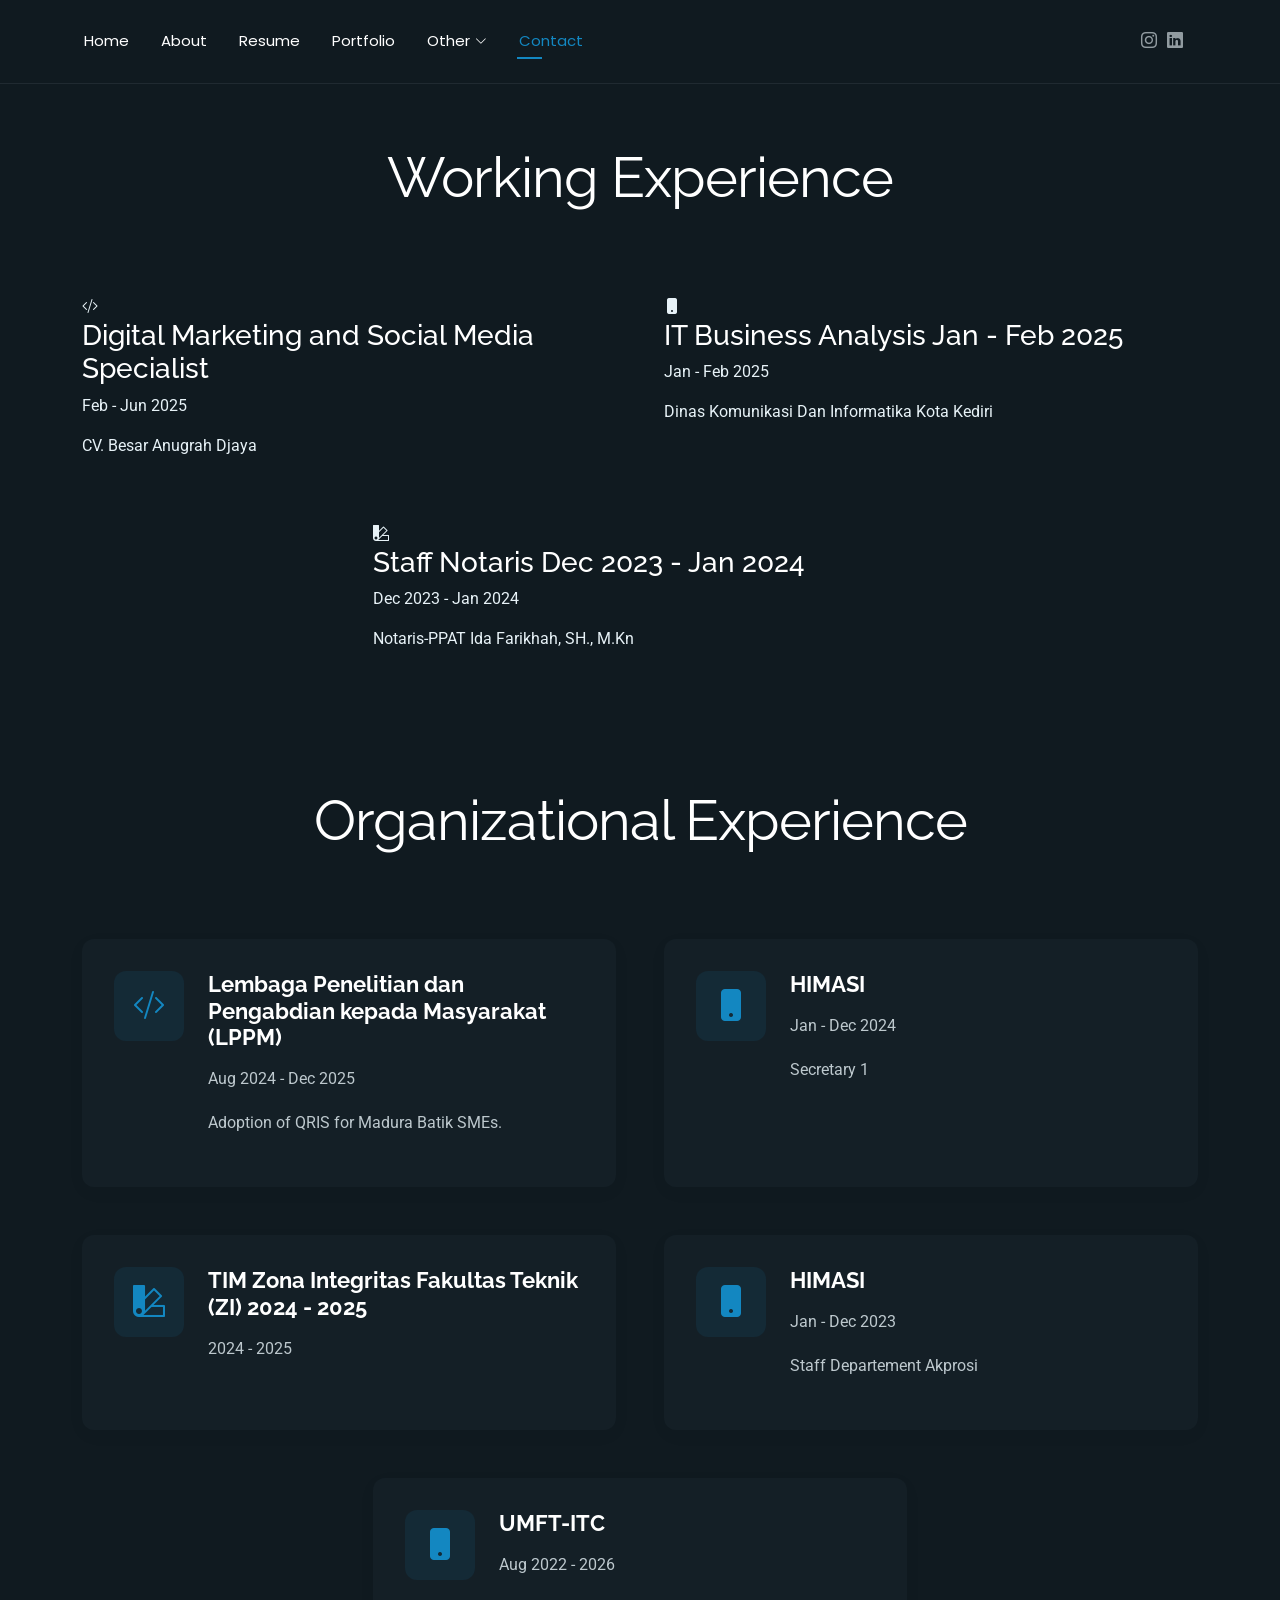
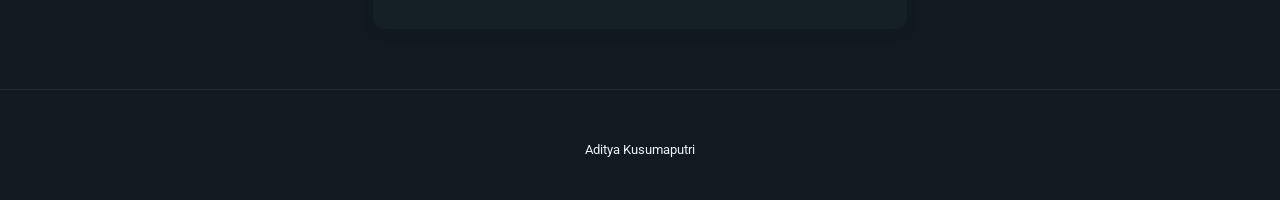
<file: resume.html>
<!DOCTYPE html>
<html lang="en">

<head>
  <meta charset="utf-8">
  <meta content="width=device-width, initial-scale=1.0" name="viewport">
  <title>Resume</title>
  <meta name="description" content="">
  <meta name="keywords" content="">

 <!-- Favicons -->
  <!--
  <link href="assets/img/favicon.png" rel="icon">
  <link href="assets/img/apple-touch-icon.png" rel="apple-touch-icon">
  -->
  
  <!-- Fonts -->
  <link href="https://fonts.googleapis.com" rel="preconnect">
  <link href="https://fonts.gstatic.com" rel="preconnect" crossorigin>
  <link href="https://fonts.googleapis.com/css2?family=Roboto:ital,wght@0,100;0,300;0,400;0,500;0,700;0,900;1,100;1,300;1,400;1,500;1,700;1,900&family=Poppins:ital,wght@0,100;0,200;0,300;0,400;0,500;0,600;0,700;0,800;0,900;1,100;1,200;1,300;1,400;1,500;1,600;1,700;1,800;1,900&family=Raleway:ital,wght@0,100;0,200;0,300;0,400;0,500;0,600;0,700;0,800;0,900;1,100;1,200;1,300;1,400;1,500;1,600;1,700;1,800;1,900&display=swap" rel="stylesheet">

  <!-- Vendor CSS Files -->
  <link href="assets/vendor/bootstrap/css/bootstrap.min.css" rel="stylesheet">
  <link href="assets/vendor/bootstrap-icons/bootstrap-icons.css" rel="stylesheet">
  <link href="assets/vendor/aos/aos.css" rel="stylesheet">
  <link href="assets/vendor/swiper/swiper-bundle.min.css" rel="stylesheet">
  <link href="assets/vendor/glightbox/css/glightbox.min.css" rel="stylesheet">

  <!-- Main CSS File -->
  <link href="assets/css/main.css" rel="stylesheet">

  <!-- =======================================================
  * Template Name: FolioOne
  * Template URL: https://bootstrapmade.com/folioone-bootstrap-portfolio-website-template/
  * Updated: Aug 23 2025 with Bootstrap v5.3.7
  * Author: BootstrapMade.com
  * License: https://bootstrapmade.com/license/
  ======================================================== -->
</head>

<body class="resume-page">

  <header id="header" class="header d-flex align-items-center light-background sticky-top">
    <div class="container position-relative d-flex align-items-center justify-content-between">

      <!-- <a href="index.html" class="logo d-flex align-items-center me-auto me-xl-0">
      <img src="assets/img/logo.webp" alt="">
      <h1 class="sitename">FolioOne</h1> 
    </a> -->

      <nav id="navmenu" class="navmenu">
         <ul>
          <li><a href="index.html">Home</a></li>
          <li><a href="about.html">About</a></li>
          <li><a href="resume.html">Resume</a></li>
          <li><a href="portfolio.html">Portfolio</a></li>
          <li class="dropdown"><a href="#"><span>Other</span> <i class="bi bi-chevron-down toggle-dropdown"></i></a>
            <ul>
              <li><a href="activities.html">Activities</a></li>
            </ul>
          </li>
          <li><a href="contact.html" class="active">Contact</a></li>
        </ul>
        <i class="mobile-nav-toggle d-xl-none bi bi-list"></i>
      </nav>

      <div class="header-social-links">
        <a href="https://www.instagram.com/dittaa.ptr?igsh=MXF6NjJ2aDI5OGtxdQ==" class="instagram"><i class="bi bi-instagram"></i></a>
        <a href="https://www.linkedin.com/in/aditya-kusumaputri-a70272218/" class="linkedin"><i class="bi bi-linkedin"></i></a>
      </div>


    </div>
  </header>

  <main class="main">

    <!-- Services Section -->
    <section id="resume" class="resume section">

      <!-- Section Title -->
      <div class="container section-title" data-aos="fade-up">
        <h2>Working Experience</h2>
        </div><!-- End Section Title -->

      <div class="container" data-aos="fade-up" data-aos-delay="100">

        <div class="row justify-content-center g-5">

          <div class="col-md-6" data-aos="fade-right" data-aos-delay="100">
            <div class="service-item">
              <div class="service-icon">
                <i class="bi bi-code-slash"></i>
              </div>
              <div class="service-content">
                <h3>Digital Marketing and Social Media Specialist  </h3>
                <p>Feb - Jun 2025</p>
                <p>CV. Besar Anugrah Djaya </p>
              </div>
            </div>
          </div><!-- End Service Item -->

          <div class="col-md-6" data-aos="fade-left" data-aos-delay="100">
            <div class="service-item">
              <div class="service-icon">
                <i class="bi bi-phone-fill"></i>
              </div>
              <div class="service-content">
                <h3>IT Business Analysis Jan - Feb 2025</h3>
                <p>Jan - Feb 2025</p>
                <p>Dinas Komunikasi Dan Informatika Kota Kediri</p>
              </div>
            </div>
          </div><!-- End Service Item -->

          <div class="col-md-6" data-aos="fade-right" data-aos-delay="200">
            <div class="service-item">
              <div class="service-icon">
                <i class="bi bi-palette2"></i>
              </div>
              <div class="service-content">
                <h3>Staff Notaris Dec 2023 - Jan 2024</h3>
                <p>Dec 2023 - Jan 2024 </p>
                <p>Notaris-PPAT Ida Farikhah, SH., M.Kn </p>
              </div>
            </div>
          </div><!-- End Service Item -->

        </div>

      </div>

    </section><!-- /Services Section -->

    
    <!-- Services Section -->
    <section id="services" class="services section">

      <!-- Section Title -->
      <div class="container section-title" data-aos="fade-up">
        <h2>Organizational Experience</h2>
        </div><!-- End Section Title -->

      <div class="container" data-aos="fade-up" data-aos-delay="100">

        <div class="row justify-content-center g-5">

          <div class="col-md-6" data-aos="fade-right" data-aos-delay="100">
            <div class="service-item">
              <div class="service-icon">
                <i class="bi bi-code-slash"></i>
              </div>
              <div class="service-content">
                <h3>Lembaga Penelitian dan Pengabdian kepada Masyarakat (LPPM) </h3>
                <p>Aug 2024 - Dec 2025</p>
                <p>Adoption of QRIS for Madura Batik SMEs. </p>
              </div>
            </div>
          </div><!-- End Service Item -->

          <div class="col-md-6" data-aos="fade-left" data-aos-delay="100">
            <div class="service-item">
              <div class="service-icon">
                <i class="bi bi-phone-fill"></i>
              </div>
              <div class="service-content">
                <h3>HIMASI </h3>
                <p>Jan - Dec 2024</p>
                <p>Secretary 1</p>
              </div>
            </div>
          </div><!-- End Service Item -->

          <div class="col-md-6" data-aos="fade-right" data-aos-delay="200">
            <div class="service-item">
              <div class="service-icon">
                <i class="bi bi-palette2"></i>
              </div>
              <div class="service-content">
                <h3>TIM Zona Integritas Fakultas Teknik (ZI) 2024 - 2025</h3>
                <p>2024 - 2025</p>
              </div>
            </div>
          </div><!-- End Service Item -->

          <div class="col-md-6" data-aos="fade-left" data-aos-delay="100">
            <div class="service-item">
              <div class="service-icon">
                <i class="bi bi-phone-fill"></i>
              </div>
              <div class="service-content">
                <h3>HIMASI </h3>
                <p>Jan - Dec 2023</p>
                <p>Staff Departement Akprosi </p>
                </a>
              </div>
            </div>
          </div><!-- End Service Item -->

          <div class="col-md-6" data-aos="fade-left" data-aos-delay="100">
            <div class="service-item">
              <div class="service-icon">
                <i class="bi bi-phone-fill"></i>
              </div>
              <div class="service-content">
                <h3>UMFT-ITC </h3>
                <p>Aug 2022 - 2026</p>
              </div>
            </div>
          </div><!-- End Service Item -->

        </div>

      </div>

    </section><!-- /Services Section -->

  </main>

  <footer id="footer" class="footer">

    <div class="container">
      <!--
      <div class="copyright text-center ">
        <p>© <span>Copyright</span> <strong class="px-1 sitename">FolioOne</strong> <span>All Rights Reserved<br></span></p>
      </div>
      <div class="social-links d-flex justify-content-center">
        <a href=""><i class="bi bi-instagram"></i></a>
        <a href=""><i class="bi bi-linkedin"></i></a>
      </div>
    -->
      <div class="credits">
        <!-- All the links in the footer should remain intact. -->
        <!-- You can delete the links only if you've purchased the pro version. -->
        <!-- Licensing information: https://bootstrapmade.com/license/ -->
        <!-- Purchase the pro version with working PHP/AJAX contact form: [buy-url] -->
        Aditya Kusumaputri 
    </div>

  </footer>

  <!-- Scroll Top -->
  <a href="#" id="scroll-top" class="scroll-top d-flex align-items-center justify-content-center"><i class="bi bi-arrow-up-short"></i></a>

  <!-- Preloader -->
  <div id="preloader"></div>

  <!-- Vendor JS Files -->
  <script src="assets/vendor/bootstrap/js/bootstrap.bundle.min.js"></script>
  <script src="assets/vendor/php-email-form/validate.js"></script>
  <script src="assets/vendor/aos/aos.js"></script>
  <script src="assets/vendor/typed.js/typed.umd.js"></script>
  <script src="assets/vendor/waypoints/noframework.waypoints.js"></script>
  <script src="assets/vendor/purecounter/purecounter_vanilla.js"></script>
  <script src="assets/vendor/swiper/swiper-bundle.min.js"></script>
  <script src="assets/vendor/imagesloaded/imagesloaded.pkgd.min.js"></script>
  <script src="assets/vendor/isotope-layout/isotope.pkgd.min.js"></script>
  <script src="assets/vendor/glightbox/js/glightbox.min.js"></script>

  <!-- Main JS File -->
  <script src="assets/js/main.js"></script>

</body>

</html>
</file>
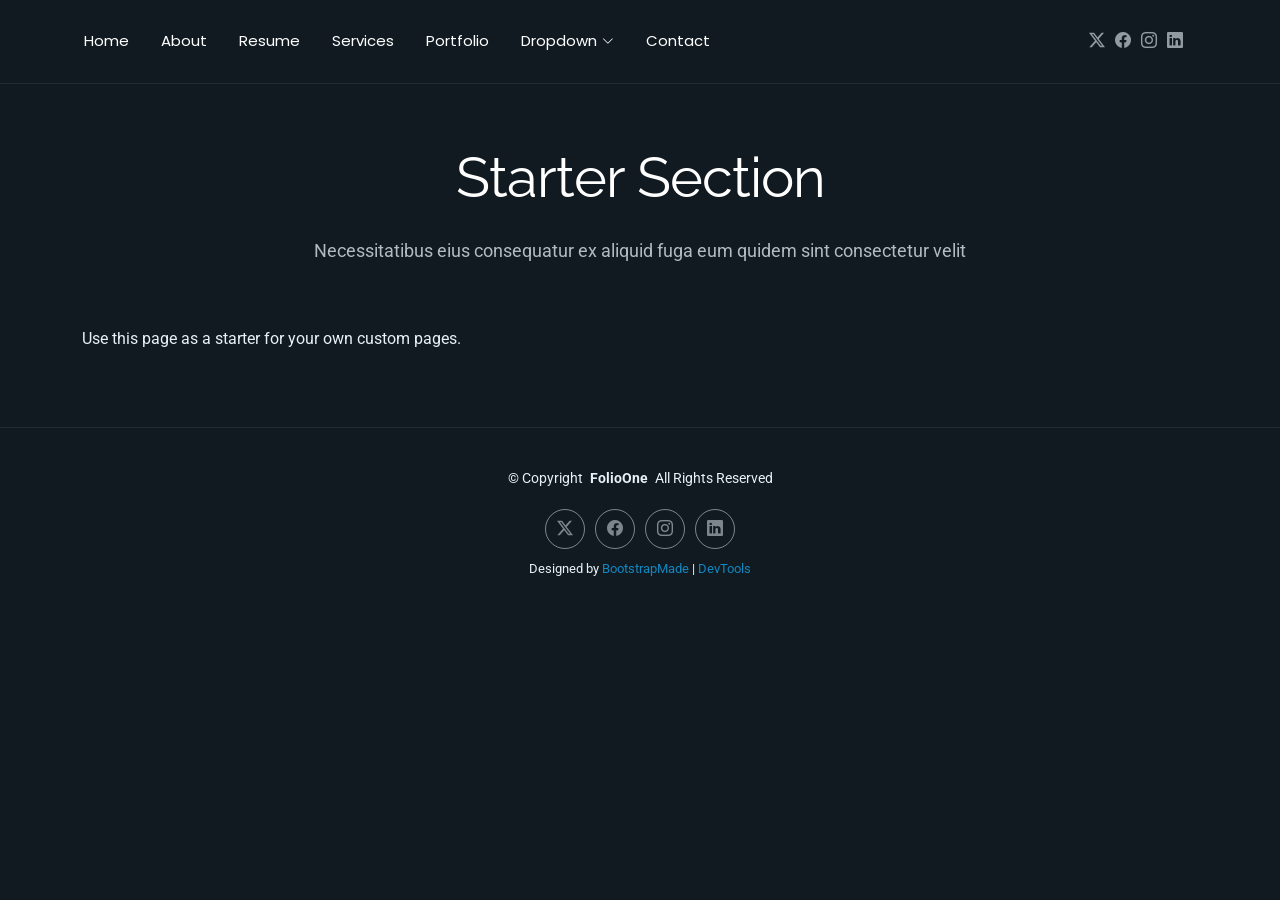
<file: starter-page.html>
<!DOCTYPE html>
<html lang="en">

<head>
  <meta charset="utf-8">
  <meta content="width=device-width, initial-scale=1.0" name="viewport">
  <title>Starter Page - FolioOne Bootstrap Template</title>
  <meta name="description" content="">
  <meta name="keywords" content="">

  <!-- Favicons -->
  <!--
  <link href="assets/img/favicon.png" rel="icon">
  <link href="assets/img/apple-touch-icon.png" rel="apple-touch-icon">
  -->

  <!-- Fonts -->
  <link href="https://fonts.googleapis.com" rel="preconnect">
  <link href="https://fonts.gstatic.com" rel="preconnect" crossorigin>
  <link href="https://fonts.googleapis.com/css2?family=Roboto:ital,wght@0,100;0,300;0,400;0,500;0,700;0,900;1,100;1,300;1,400;1,500;1,700;1,900&family=Poppins:ital,wght@0,100;0,200;0,300;0,400;0,500;0,600;0,700;0,800;0,900;1,100;1,200;1,300;1,400;1,500;1,600;1,700;1,800;1,900&family=Raleway:ital,wght@0,100;0,200;0,300;0,400;0,500;0,600;0,700;0,800;0,900;1,100;1,200;1,300;1,400;1,500;1,600;1,700;1,800;1,900&display=swap" rel="stylesheet">

  <!-- Vendor CSS Files -->
  <link href="assets/vendor/bootstrap/css/bootstrap.min.css" rel="stylesheet">
  <link href="assets/vendor/bootstrap-icons/bootstrap-icons.css" rel="stylesheet">
  <link href="assets/vendor/aos/aos.css" rel="stylesheet">
  <link href="assets/vendor/swiper/swiper-bundle.min.css" rel="stylesheet">
  <link href="assets/vendor/glightbox/css/glightbox.min.css" rel="stylesheet">

  <!-- Main CSS File -->
  <link href="assets/css/main.css" rel="stylesheet">

  <!-- =======================================================
  * Template Name: FolioOne
  * Template URL: https://bootstrapmade.com/folioone-bootstrap-portfolio-website-template/
  * Updated: Aug 23 2025 with Bootstrap v5.3.7
  * Author: BootstrapMade.com
  * License: https://bootstrapmade.com/license/
  ======================================================== -->
</head>

<body class="starter-page-page">

  <header id="header" class="header d-flex align-items-center light-background sticky-top">
    <div class="container position-relative d-flex align-items-center justify-content-between">

      <!-- <a href="index.html" class="logo d-flex align-items-center me-auto me-xl-0">
      <img src="assets/img/logo.webp" alt="">
      <h1 class="sitename">FolioOne</h1> 
    </a> -->

      <nav id="navmenu" class="navmenu">
        <ul>
          <li><a href="index.html">Home</a></li>
          <li><a href="about.html">About</a></li>
          <li><a href="resume.html">Resume</a></li>
          <li><a href="services.html">Services</a></li>
          <li><a href="portfolio.html">Portfolio</a></li>
          <li class="dropdown"><a href="#"><span>Dropdown</span> <i class="bi bi-chevron-down toggle-dropdown"></i></a>
            <ul>
              <li><a href="#">Dropdown 1</a></li>
              <li class="dropdown"><a href="#"><span>Deep Dropdown</span> <i class="bi bi-chevron-down toggle-dropdown"></i></a>
                <ul>
                  <li><a href="#">Deep Dropdown 1</a></li>
                  <li><a href="#">Deep Dropdown 2</a></li>
                  <li><a href="#">Deep Dropdown 3</a></li>
                  <li><a href="#">Deep Dropdown 4</a></li>
                  <li><a href="#">Deep Dropdown 5</a></li>
                </ul>
              </li>
              <li><a href="#">Dropdown 2</a></li>
              <li><a href="#">Dropdown 3</a></li>
              <li><a href="#">Dropdown 4</a></li>
            </ul>
          </li>
          <li><a href="contact.html">Contact</a></li>
        </ul>
        <i class="mobile-nav-toggle d-xl-none bi bi-list"></i>
      </nav>

      <div class="header-social-links">
        <a href="#" class="twitter"><i class="bi bi-twitter-x"></i></a>
        <a href="#" class="facebook"><i class="bi bi-facebook"></i></a>
        <a href="#" class="instagram"><i class="bi bi-instagram"></i></a>
        <a href="#" class="linkedin"><i class="bi bi-linkedin"></i></a>
      </div>

    </div>
  </header>

  <main class="main">

    <!-- Starter Section Section -->
    <section id="starter-section" class="starter-section section">

      <!-- Section Title -->
      <div class="container section-title" data-aos="fade-up">
        <h2>Starter Section</h2>
        <p>Necessitatibus eius consequatur ex aliquid fuga eum quidem sint consectetur velit</p>
      </div><!-- End Section Title -->

      <div class="container" data-aos="fade-up">
        <p>Use this page as a starter for your own custom pages.</p>
      </div>

    </section><!-- /Starter Section Section -->

  </main>

  <footer id="footer" class="footer">

    <div class="container">
      <div class="copyright text-center ">
        <p>© <span>Copyright</span> <strong class="px-1 sitename">FolioOne</strong> <span>All Rights Reserved<br></span></p>
      </div>
      <div class="social-links d-flex justify-content-center">
        <a href=""><i class="bi bi-twitter-x"></i></a>
        <a href=""><i class="bi bi-facebook"></i></a>
        <a href=""><i class="bi bi-instagram"></i></a>
        <a href=""><i class="bi bi-linkedin"></i></a>
      </div>
      <div class="credits">
        <!-- All the links in the footer should remain intact. -->
        <!-- You can delete the links only if you've purchased the pro version. -->
        <!-- Licensing information: https://bootstrapmade.com/license/ -->
        <!-- Purchase the pro version with working PHP/AJAX contact form: [buy-url] -->
        Designed by <a href="https://bootstrapmade.com/">BootstrapMade</a> | <a href="https://bootstrapmade.com/tools/">DevTools</a>
      </div>
    </div>

  </footer>

  <!-- Scroll Top -->
  <a href="#" id="scroll-top" class="scroll-top d-flex align-items-center justify-content-center"><i class="bi bi-arrow-up-short"></i></a>

  <!-- Preloader -->
  <div id="preloader"></div>

  <!-- Vendor JS Files -->
  <script src="assets/vendor/bootstrap/js/bootstrap.bundle.min.js"></script>
  <script src="assets/vendor/php-email-form/validate.js"></script>
  <script src="assets/vendor/aos/aos.js"></script>
  <script src="assets/vendor/typed.js/typed.umd.js"></script>
  <script src="assets/vendor/waypoints/noframework.waypoints.js"></script>
  <script src="assets/vendor/purecounter/purecounter_vanilla.js"></script>
  <script src="assets/vendor/swiper/swiper-bundle.min.js"></script>
  <script src="assets/vendor/imagesloaded/imagesloaded.pkgd.min.js"></script>
  <script src="assets/vendor/isotope-layout/isotope.pkgd.min.js"></script>
  <script src="assets/vendor/glightbox/js/glightbox.min.js"></script>

  <!-- Main JS File -->
  <script src="assets/js/main.js"></script>

</body>

</html>
</file>
<file: assets/css/main.css>
/**
* Template Name: FolioOne
* Template URL: https://bootstrapmade.com/folioone-bootstrap-portfolio-website-template/
* Updated: Aug 23 2025 with Bootstrap v5.3.7
* Author: BootstrapMade.com
* License: https://bootstrapmade.com/license/
*/

/*--------------------------------------------------------------
# Font & Color Variables
# Help: https://bootstrapmade.com/color-system/
--------------------------------------------------------------*/
/* Fonts */
:root {
  --default-font: "Roboto",  system-ui, -apple-system, "Segoe UI", Roboto, "Helvetica Neue", Arial, "Noto Sans", "Liberation Sans", sans-serif, "Apple Color Emoji", "Segoe UI Emoji", "Segoe UI Symbol", "Noto Color Emoji";
  --heading-font: "Raleway",  sans-serif;
  --nav-font: "Poppins",  sans-serif;
}

/* Global Colors - The following color variables are used throughout the website. Updating them here will change the color scheme of the entire website */
:root { 
  --background-color: #101a20; /* Background color for the entire website, including individual sections */
  --default-color: #e7f2f7; /* Default color used for the majority of the text content across the entire website */
  --heading-color: #ffffff; /* Color for headings, subheadings and title throughout the website */
  --accent-color: #1387c1; /* Accent color that represents your brand on the website. It's used for buttons, links, and other elements that need to stand out */
  --surface-color: #141f26; /* The surface color is used as a background of boxed elements within sections, such as cards, icon boxes, or other elements that require a visual separation from the global background. */
  --contrast-color: #ffffff; /* Contrast color for text, ensuring readability against backgrounds of accent, heading, or default colors. */
}

/* Nav Menu Colors - The following color variables are used specifically for the navigation menu. They are separate from the global colors to allow for more customization options */
:root {
  --nav-color: #ffffff;  /* The default color of the main navmenu links */
  --nav-hover-color: #1387c1; /* Applied to main navmenu links when they are hovered over or active */
  --nav-mobile-background-color: #213642; /* Used as the background color for mobile navigation menu */
  --nav-dropdown-background-color: #051117; /* Used as the background color for dropdown items that appear when hovering over primary navigation items */
  --nav-dropdown-color: #e7f2f7; /* Used for navigation links of the dropdown items in the navigation menu. */
  --nav-dropdown-hover-color: #1387c1; /* Similar to --nav-hover-color, this color is applied to dropdown navigation links when they are hovered over. */
}

/* Color Presets - These classes override global colors when applied to any section or element, providing reuse of the sam color scheme. */

.light-background {
  --background-color: #142027;
  --surface-color: #325264;
}

.dark-background {
  --background-color: #0b1419;
  --default-color: #ffffff;
  --heading-color: #ffffff;
  --surface-color: #252525;
  --contrast-color: #ffffff;
}

/* Smooth scroll */
:root {
  scroll-behavior: smooth;
}

/*--------------------------------------------------------------
# General Styling & Shared Classes
--------------------------------------------------------------*/
body {
  color: var(--default-color);
  background-color: var(--background-color);
  font-family: var(--default-font);
}

a {
  color: var(--accent-color);
  text-decoration: none;
  transition: 0.3s;
}

a:hover {
  color: color-mix(in srgb, var(--accent-color), transparent 25%);
  text-decoration: none;
}

h1,
h2,
h3,
h4,
h5,
h6 {
  color: var(--heading-color);
  font-family: var(--heading-font);
}

/* PHP Email Form Messages
------------------------------*/
.php-email-form .error-message {
  display: none;
  background: #df1529;
  color: #ffffff;
  text-align: left;
  padding: 15px;
  margin-bottom: 24px;
  font-weight: 600;
}

.php-email-form .sent-message {
  display: none;
  color: #ffffff;
  background: #059652;
  text-align: center;
  padding: 15px;
  margin-bottom: 24px;
  font-weight: 600;
}

.php-email-form .loading {
  display: none;
  background: var(--surface-color);
  text-align: center;
  padding: 15px;
  margin-bottom: 24px;
}

.php-email-form .loading:before {
  content: "";
  display: inline-block;
  border-radius: 50%;
  width: 24px;
  height: 24px;
  margin: 0 10px -6px 0;
  border: 3px solid var(--accent-color);
  border-top-color: var(--surface-color);
  animation: php-email-form-loading 1s linear infinite;
}

@keyframes php-email-form-loading {
  0% {
    transform: rotate(0deg);
  }

  100% {
    transform: rotate(360deg);
  }
}

/*--------------------------------------------------------------
# Global Header
--------------------------------------------------------------*/
.header {
  --background-color: rgba(255, 255, 255, 0);
  color: var(--default-color);
  background-color: var(--background-color);
  padding: 15px 0;
  transition: all 0.5s;
  z-index: 997;
  border-bottom: 1px solid color-mix(in srgb, var(--default-color), transparent 92%);
}

.header .logo {
  line-height: 1;
}

.header .logo img {
  max-height: 36px;
  margin-right: 8px;
}

.header .logo h1 {
  font-size: 32px;
  margin: 0;
  font-weight: 400;
  color: var(--heading-color);
}

.header .header-social-links {
  padding-right: 15px;
}

.header .header-social-links a {
  color: color-mix(in srgb, var(--default-color), transparent 40%);
  padding-left: 6px;
  display: inline-block;
  transition: 0.3s;
  font-size: 16px;
}

.header .header-social-links a:hover {
  color: var(--default-color);
}

.header .header-social-links a i {
  line-height: 0px;
}

@media (max-width: 1200px) {
  .header .logo {
    order: 1;
  }

  .header .header-social-links {
    order: 2;
  }

  .header .navmenu {
    order: 3;
  }
}

/* Global Header on Scroll
------------------------------*/
.scrolled .header {
  --background-color: rgba(16, 26, 32, 0.9);
}

/*--------------------------------------------------------------
# Navigation Menu
--------------------------------------------------------------*/
/* Desktop Navigation */
@media (min-width: 1200px) {
  .navmenu {
    padding: 0;
  }

  .navmenu ul {
    margin: 0;
    padding: 0;
    display: flex;
    list-style: none;
    align-items: center;
  }

  .navmenu li {
    position: relative;
  }

  .navmenu>ul>li {
    white-space: nowrap;
    padding: 15px 28px 15px 0;
  }

  .navmenu>ul>li:last-child {
    padding-right: 0;
  }

  .navmenu a,
  .navmenu a:focus {
    color: var(--nav-color);
    font-size: 15px;
    padding: 0 2px;
    font-family: var(--nav-font);
    font-weight: 400;
    display: flex;
    align-items: center;
    justify-content: space-between;
    white-space: nowrap;
    transition: 0.3s;
    position: relative;
  }

  .navmenu a i,
  .navmenu a:focus i {
    font-size: 12px;
    line-height: 0;
    margin-left: 5px;
    transition: 0.3s;
  }

  .navmenu>ul>li>a:before {
    content: "";
    position: absolute;
    height: 2px;
    bottom: -6px;
    left: 0;
    background-color: var(--nav-hover-color);
    visibility: hidden;
    width: 0px;
    transition: all 0.3s ease-in-out 0s;
  }

  .navmenu a:hover:before,
  .navmenu li:hover>a:before,
  .navmenu .active:before {
    visibility: visible;
    width: 25px;
  }

  .navmenu li:hover>a,
  .navmenu .active,
  .navmenu .active:focus {
    color: var(--nav-hover-color);
  }

  .navmenu .dropdown ul {
    margin: 0;
    padding: 10px 0;
    background: var(--nav-dropdown-background-color);
    display: block;
    position: absolute;
    visibility: hidden;
    left: -5px;
    top: 130%;
    opacity: 0;
    transition: 0.3s;
    border-radius: 4px;
    z-index: 99;
    box-shadow: 0px 0px 30px rgba(0, 0, 0, 0.1);
  }

  .navmenu .dropdown ul li {
    min-width: 200px;
  }

  .navmenu .dropdown ul a {
    padding: 10px 20px;
    font-size: 15px;
    text-transform: none;
    color: var(--nav-dropdown-color);
  }

  .navmenu .dropdown ul a i {
    font-size: 12px;
  }

  .navmenu .dropdown ul a:hover,
  .navmenu .dropdown ul .active:hover,
  .navmenu .dropdown ul li:hover>a {
    color: var(--nav-dropdown-hover-color);
  }

  .navmenu .dropdown:hover>ul {
    opacity: 1;
    top: 100%;
    visibility: visible;
  }

  .navmenu .dropdown .dropdown ul {
    top: 0;
    left: -90%;
    visibility: hidden;
  }

  .navmenu .dropdown .dropdown:hover>ul {
    opacity: 1;
    top: 0;
    left: -100%;
    visibility: visible;
  }
}

/* Mobile Navigation */
@media (max-width: 1199px) {
  .mobile-nav-toggle {
    color: var(--nav-color);
    font-size: 28px;
    line-height: 0;
    margin-right: 10px;
    cursor: pointer;
    transition: color 0.3s;
  }

  .navmenu {
    padding: 0;
    z-index: 9997;
  }

  .navmenu ul {
    display: none;
    list-style: none;
    position: absolute;
    inset: 60px 20px 20px 20px;
    padding: 10px 0;
    margin: 0;
    border-radius: 6px;
    background-color: var(--nav-mobile-background-color);
    border: 1px solid color-mix(in srgb, var(--default-color), transparent 90%);
    box-shadow: none;
    overflow-y: auto;
    transition: 0.3s;
    z-index: 9998;
  }

  .navmenu a,
  .navmenu a:focus {
    color: var(--nav-dropdown-color);
    padding: 10px 20px;
    font-family: var(--nav-font);
    font-size: 17px;
    font-weight: 500;
    display: flex;
    align-items: center;
    justify-content: space-between;
    white-space: nowrap;
    transition: 0.3s;
  }

  .navmenu a i,
  .navmenu a:focus i {
    font-size: 12px;
    line-height: 0;
    margin-left: 5px;
    width: 30px;
    height: 30px;
    display: flex;
    align-items: center;
    justify-content: center;
    border-radius: 50%;
    transition: 0.3s;
    background-color: color-mix(in srgb, var(--accent-color), transparent 90%);
  }

  .navmenu a i:hover,
  .navmenu a:focus i:hover {
    background-color: var(--accent-color);
    color: var(--contrast-color);
  }

  .navmenu a:hover,
  .navmenu .active,
  .navmenu .active:focus {
    color: var(--nav-dropdown-hover-color);
  }

  .navmenu .active i,
  .navmenu .active:focus i {
    background-color: var(--accent-color);
    color: var(--contrast-color);
    transform: rotate(180deg);
  }

  .navmenu .dropdown ul {
    position: static;
    display: none;
    z-index: 99;
    padding: 10px 0;
    margin: 10px 20px;
    background-color: var(--nav-dropdown-background-color);
    transition: all 0.5s ease-in-out;
  }

  .navmenu .dropdown ul ul {
    background-color: rgba(33, 37, 41, 0.1);
  }

  .navmenu .dropdown>.dropdown-active {
    display: block;
    background-color: rgba(33, 37, 41, 0.03);
  }

  .mobile-nav-active {
    overflow: hidden;
  }

  .mobile-nav-active .mobile-nav-toggle {
    color: #fff;
    position: absolute;
    font-size: 32px;
    top: 15px;
    right: 15px;
    margin-right: 0;
    z-index: 9999;
  }

  .mobile-nav-active .navmenu {
    position: fixed;
    overflow: hidden;
    inset: 0;
    background: rgba(33, 37, 41, 0.8);
    transition: 0.3s;
  }

  .mobile-nav-active .navmenu>ul {
    display: block;
  }
}

/*--------------------------------------------------------------
# Global Footer
--------------------------------------------------------------*/
.footer {
  color: var(--default-color);
  background-color: var(--background-color);
  font-size: 14px;
  padding: 40px 0;
  position: relative;
  border-top: 1px solid color-mix(in srgb, var(--default-color), transparent 92%);
}

.footer .copyright p {
  margin-bottom: 0;
}

.footer .social-links {
  margin-top: 20px;
}

.footer .social-links a {
  display: flex;
  align-items: center;
  justify-content: center;
  width: 40px;
  height: 40px;
  border-radius: 50%;
  border: 1px solid color-mix(in srgb, var(--default-color), transparent 50%);
  font-size: 16px;
  color: color-mix(in srgb, var(--default-color), transparent 50%);
  margin: 0 5px;
  transition: 0.3s;
}

.footer .social-links a:hover {
  color: var(--accent-color);
  border-color: var(--accent-color);
}

.footer .credits {
  margin-top: 10px;
  font-size: 13px;
  text-align: center;
}

/*--------------------------------------------------------------
# Preloader
--------------------------------------------------------------*/
#preloader {
  position: fixed;
  inset: 0;
  z-index: 9999;
  overflow: hidden;
  background-color: var(--background-color);
  transition: all 0.6s ease-out;
  width: 100%;
  height: 100vh;
}

#preloader:before,
#preloader:after {
  content: "";
  position: absolute;
  border: 4px solid var(--accent-color);
  border-radius: 50%;
  animation: animate-preloader 2s cubic-bezier(0, 0.2, 0.8, 1) infinite;
}

#preloader:after {
  animation-delay: -0.5s;
}

@keyframes animate-preloader {
  0% {
    width: 10px;
    height: 10px;
    top: calc(50% - 5px);
    left: calc(50% - 5px);
    opacity: 1;
  }

  100% {
    width: 72px;
    height: 72px;
    top: calc(50% - 36px);
    left: calc(50% - 36px);
    opacity: 0;
  }
}

/*--------------------------------------------------------------
# Scroll Top Button
--------------------------------------------------------------*/
.scroll-top {
  position: fixed;
  visibility: hidden;
  opacity: 0;
  right: 15px;
  bottom: -15px;
  z-index: 99999;
  background-color: var(--accent-color);
  width: 44px;
  height: 44px;
  border-radius: 50px;
  transition: all 0.4s;
}

.scroll-top i {
  font-size: 24px;
  color: var(--contrast-color);
  line-height: 0;
}

.scroll-top:hover {
  background-color: color-mix(in srgb, var(--accent-color), transparent 20%);
  color: var(--contrast-color);
}

.scroll-top.active {
  visibility: visible;
  opacity: 1;
  bottom: 15px;
}

/*--------------------------------------------------------------
# Disable aos animation delay on mobile devices
--------------------------------------------------------------*/
@media screen and (max-width: 768px) {
  [data-aos-delay] {
    transition-delay: 0 !important;
  }
}

/*--------------------------------------------------------------
# Global Page Titles & Breadcrumbs
--------------------------------------------------------------*/
.page-title {
  color: var(--default-color);
  background-color: var(--background-color);
  position: relative;
}

.page-title .heading {
  padding: 80px 0;
  border-top: 1px solid color-mix(in srgb, var(--default-color), transparent 90%);
}

.page-title .heading h1 {
  font-size: 38px;
  font-weight: 700;
}

.page-title nav {
  background-color: color-mix(in srgb, var(--default-color), transparent 96%);
  padding: 20px 0;
}

.page-title nav ol {
  display: flex;
  flex-wrap: wrap;
  list-style: none;
  padding: 0;
  margin: 0;
  font-size: 16px;
  font-weight: 400;
}

.page-title nav ol li+li {
  padding-left: 10px;
}

.page-title nav ol li+li::before {
  content: "/";
  display: inline-block;
  padding-right: 10px;
  color: color-mix(in srgb, var(--default-color), transparent 70%);
}

/*--------------------------------------------------------------
# Global Sections
--------------------------------------------------------------*/
section,
.section {
  color: var(--default-color);
  background-color: var(--background-color);
  padding: 60px 0;
  scroll-margin-top: 100px;
  overflow: clip;
}

@media (max-width: 1199px) {

  section,
  .section {
    scroll-margin-top: 66px;
  }
}

/*--------------------------------------------------------------
# Global Section Titles
--------------------------------------------------------------*/
.section-title {
  text-align: center;
  padding-bottom: 60px;
  position: relative;
}

.section-title h2 {
  font-size: 3.5rem;
  font-weight: 400;
  line-height: 1.2;
  color: var(--heading-color);
  margin-bottom: 1.5rem;
  letter-spacing: -1px;
}

@media (max-width: 768px) {
  .section-title h2 {
    font-size: 2.5rem;
  }
}

.section-title p {
  font-size: 1.125rem;
  line-height: 1.8;
  color: color-mix(in srgb, var(--default-color), transparent 25%);
  max-width: 900px;
  margin: 0 auto;
  text-wrap: balance;
}

/*--------------------------------------------------------------
# Hero Section
--------------------------------------------------------------*/
.hero {
  padding: 80px 0;
  min-height: 100vh;
  display: flex;
  align-items: center;
}

.hero .hero-content h1 {
  font-size: 3.5rem;
  font-weight: 700;
  margin-bottom: 1rem;
  line-height: 1.2;
}

.hero .hero-content h1 .highlight {
  color: var(--accent-color);
  position: relative;
}

.hero .hero-content h1 .highlight::after {
  content: "";
  position: absolute;
  bottom: 0;
  left: 0;
  width: 100%;
  height: 3px;
  background: linear-gradient(90deg, var(--accent-color), color-mix(in srgb, var(--accent-color), transparent 50%));
  border-radius: 2px;
}

@media (max-width: 768px) {
  .hero .hero-content h1 {
    font-size: 2.5rem;
  }
}

.hero .hero-content h2 {
  font-size: 1.5rem;
  font-weight: 400;
  margin-bottom: 2rem;
  color: color-mix(in srgb, var(--default-color), transparent 20%);
}

.hero .hero-content h2 .typed {
  color: var(--accent-color);
  font-weight: 600;
}

@media (max-width: 768px) {
  .hero .hero-content h2 {
    font-size: 1.25rem;
  }
}

.hero .hero-content p {
  font-size: 1.1rem;
  line-height: 1.6;
  margin-bottom: 2.5rem;
  color: color-mix(in srgb, var(--default-color), transparent 30%);
}

.hero .hero-actions {
  display: flex;
  gap: 1rem;
  margin-bottom: 3rem;
}

.hero .hero-actions .btn {
  padding: 12px 30px;
  border-radius: 50px;
  font-weight: 600;
  text-decoration: none;
  transition: all 0.3s ease;
  border: 2px solid;
}

.hero .hero-actions .btn.btn-primary {
  background: var(--accent-color);
  color: var(--contrast-color);
  border-color: var(--accent-color);
}

.hero .hero-actions .btn.btn-primary:hover {
  background: color-mix(in srgb, var(--accent-color), black 15%);
  border-color: color-mix(in srgb, var(--accent-color), black 15%);
  transform: translateY(-2px);
}

.hero .hero-actions .btn.btn-outline {
  background: transparent;
  color: var(--accent-color);
  border-color: var(--accent-color);
}

.hero .hero-actions .btn.btn-outline:hover {
  transform: translateY(-2px);
}

@media (max-width: 576px) {
  .hero .hero-actions {
    flex-direction: column;
  }

  .hero .hero-actions .btn {
    text-align: center;
  }
}

.hero .social-links {
  display: flex;
  gap: 1rem;
}

.hero .social-links a {
  width: 45px;
  height: 45px;
  background: var(--surface-color);
  border-radius: 50%;
  display: flex;
  align-items: center;
  justify-content: center;
  color: var(--default-color);
  font-size: 1.2rem;
  transition: all 0.3s ease;
}

.hero .social-links a:hover {
  background: var(--accent-color);
  color: var(--contrast-color);
  transform: translateY(-3px);
  box-shadow: 0 8px 25px color-mix(in srgb, var(--accent-color), transparent 70%);
}

.hero .hero-image {
  position: relative;
}

.hero .hero-image .image-wrapper {
  position: relative;
  max-width: 450px;
  margin: 0 auto;
}

.hero .hero-image .image-wrapper img {
  border-radius: 20px;
  box-shadow: 0 5px 15px color-mix(in srgb, var(--default-color), transparent 95%);
  transition: transform 0.3s ease;
}

.hero .hero-image .image-wrapper img:hover {
  transform: scale(1.02);
}

.hero .hero-image .floating-elements {
  position: absolute;
  top: 0;
  left: 0;
  right: 0;
  bottom: 0;
  pointer-events: none;
}

.hero .hero-image .floating-elements .floating-card {
  position: absolute;
  background: var(--surface-color);
  padding: 15px 20px;
  border-radius: 15px;
  box-shadow: 0 10px 30px color-mix(in srgb, var(--default-color), transparent 90%);
  display: flex;
  align-items: center;
  gap: 10px;
  font-weight: 600;
  animation: float 3s ease-in-out infinite;
}

.hero .hero-image .floating-elements .floating-card i {
  font-size: 1.5rem;
  color: var(--accent-color);
}

.hero .hero-image .floating-elements .floating-card.design {
  top: 10%;
  right: -10%;
  animation-delay: 0s;
}

.hero .hero-image .floating-elements .floating-card.code {
  bottom: 30%;
  left: -15%;
  animation-delay: 1s;
}

.hero .hero-image .floating-elements .floating-card.creativity {
  top: 60%;
  right: -5%;
  animation-delay: 2s;
}

@media (max-width: 992px) {
  .hero .hero-image .floating-elements .floating-card {
    display: none;
  }
}

@keyframes float {

  0%,
  100% {
    transform: translateY(0px);
  }

  50% {
    transform: translateY(-10px);
  }
}

@media (max-width: 992px) {
  .hero .hero-content {
    text-align: center;
    margin-bottom: 3rem;
  }
}

/*--------------------------------------------------------------
# About Section
--------------------------------------------------------------*/
.about .intro-content .eyebrow {
  display: inline-block;
  letter-spacing: 0.12em;
  text-transform: uppercase;
  font-size: 12px;
  color: color-mix(in srgb, var(--default-color), transparent 40%);
  margin-bottom: 16px;
}

.about .intro-content .headline {
  font-family: var(--heading-font);
  font-weight: 300;
  line-height: 1.2;
  font-size: clamp(28px, 4vw, 44px);
  margin: 0 0 24px 0;
}

.about .intro-content .lead {
  font-size: 18px;
  line-height: 1.8;
  color: color-mix(in srgb, var(--default-color), transparent 10%);
  margin-bottom: 24px;
}

.about .intro-content p {
  line-height: 1.8;
  margin-bottom: 24px;
  color: color-mix(in srgb, var(--default-color), transparent 5%);
}

.about .intro-content .cta-group {
  display: flex;
  gap: 24px;
  align-items: center;
  margin-top: 24px;
}

.about .intro-content .cta-group .btn-ghost {
  display: inline-flex;
  align-items: center;
  gap: 8px;
  padding: 12px 18px;
  border-radius: 6px;
  color: var(--accent-color);
  background: color-mix(in srgb, var(--accent-color), transparent 92%);
  border: 1px solid color-mix(in srgb, var(--accent-color), transparent 70%);
  transition: 0.3s ease-in-out;
}

.about .intro-content .cta-group .btn-ghost:hover,
.about .intro-content .cta-group .btn-ghost:focus {
  color: var(--contrast-color);
  background: var(--accent-color);
  border-color: var(--accent-color);
  outline: none;
  box-shadow: 0 0 0 3px color-mix(in srgb, var(--accent-color), transparent 70%);
}

.about .intro-content .cta-group .link-underline {
  display: inline-flex;
  align-items: center;
  gap: 8px;
  position: relative;
  color: var(--accent-color);
  padding-bottom: 4px;
  transition: 0.3s ease-in-out;
}

.about .intro-content .cta-group .link-underline::after {
  content: "";
  position: absolute;
  left: 0;
  right: 0;
  bottom: 0;
  height: 1px;
  background: color-mix(in srgb, var(--accent-color), transparent 40%);
  transform: scaleX(0.4);
  transform-origin: left;
  transition: 0.3s ease-in-out;
}

.about .intro-content .cta-group .link-underline:hover,
.about .intro-content .cta-group .link-underline:focus {
  color: color-mix(in srgb, var(--accent-color), transparent 10%);
  outline: none;
}

.about .intro-content .cta-group .link-underline:hover::after,
.about .intro-content .cta-group .link-underline:focus::after {
  transform: scaleX(1);
}

.about .profile-figure {
  margin: 0;
}

.about .profile-figure .profile-photo {
  width: 88%;
  max-width: 440px;
  border-radius: 18px;
  box-shadow: 0 10px 30px color-mix(in srgb, var(--default-color), transparent 92%);
  transform: translateY(0);
  transition: transform 0.3s ease-in-out;
}

.about .profile-figure .profile-caption {
  margin-top: 24px;
  display: flex;
  align-items: center;
  justify-content: center;
}

.about .profile-figure .profile-caption .meta {
  font-size: 14px;
  color: color-mix(in srgb, var(--default-color), transparent 20%);
}

.about .profile-figure .profile-caption .meta .funfact {
  font-size: 13px;
  margin-top: 4px;
  color: color-mix(in srgb, var(--default-color), transparent 35%);
}

.about .profile-figure:hover .profile-photo {
  transform: translateY(-4px);
}

.about .skill-item {
  padding: 24px;
  border-radius: 6px;
  transition: 0.3s ease-in-out;
  background: color-mix(in srgb, var(--surface-color), var(--accent-color) 2%);
  border: 1px solid color-mix(in srgb, var(--default-color), transparent 88%);
  height: 100%;
}

.about .skill-item i {
  font-size: 24px;
  color: var(--accent-color);
  margin-bottom: 16px;
  display: inline-block;
}

.about .skill-item h3 {
  font-size: 16px;
  margin-bottom: 6px;
  font-weight: 500;
}

.about .skill-item p {
  margin: 0;
  font-size: 14px;
  color: color-mix(in srgb, var(--default-color), transparent 25%);
}

.about .skill-item:hover {
  transform: translateY(-3px);
  border-color: color-mix(in srgb, var(--accent-color), transparent 60%);
  box-shadow: 0 10px 30px color-mix(in srgb, var(--default-color), transparent 92%);
}

.about .timeline-item {
  position: relative;
  padding-left: 26px;
}

.about .timeline-item time {
  display: inline-block;
  font-size: 12px;
  letter-spacing: 0.08em;
  text-transform: uppercase;
  color: color-mix(in srgb, var(--default-color), transparent 45%);
  margin-bottom: 6px;
}

.about .timeline-item h4 {
  font-size: 18px;
  font-weight: 400;
  margin: 0 0 6px;
}

.about .timeline-item p {
  font-size: 14px;
  color: color-mix(in srgb, var(--default-color), transparent 25%);
  margin: 0;
}

.about .timeline-item .dot {
  position: absolute;
  left: 0;
  top: 4px;
  width: 10px;
  height: 10px;
  border-radius: 50%;
  background: var(--accent-color);
  box-shadow: 0 0 0 6px color-mix(in srgb, var(--accent-color), transparent 80%);
}

.about .personal-quote {
  padding: 8ch 0;
}

.about .personal-quote p {
  font-family: var(--heading-font);
  font-weight: 800;
  font-size: clamp(20px, 3vw, 28px);
  line-height: 1.5;
  color: color-mix(in srgb, var(--default-color), transparent 5%);
  margin: 0 auto;
  max-width: 800px;
}

.about .fact-pill {
  display: flex;
  align-items: center;
  justify-content: center;
  gap: 10px;
  padding: 10px 14px;
  border-radius: 999px;
  border: 1px solid color-mix(in srgb, var(--default-color), transparent 85%);
  background: var(--surface-color);
  color: color-mix(in srgb, var(--default-color), transparent 10%);
  transition: 0.3s ease-in-out;
}

.about .fact-pill i {
  color: var(--accent-color);
}

.about .fact-pill span {
  font-size: 14px;
}

.about .fact-pill:hover {
  transform: translateY(-2px);
  border-color: color-mix(in srgb, var(--accent-color), transparent 60%);
  box-shadow: 0 10px 30px color-mix(in srgb, var(--default-color), transparent 92%);
}

.about .fact-pill:focus-within {
  box-shadow: 0 0 0 3px color-mix(in srgb, var(--accent-color), transparent 70%);
}

@media (max-width: 992px) {
  .about .profile-figure {
    text-align: center !important;
  }

  .about .profile-figure .profile-photo {
    width: 72%;
  }

  .about .intro-content .cta-group {
    flex-wrap: wrap;
  }
}

@media (max-width: 576px) {
  .about .profile-figure .profile-photo {
    width: 100%;
  }
}

/*--------------------------------------------------------------
# Skills Section
--------------------------------------------------------------*/
.skills .skill-box {
  background-color: var(--surface-color);
  padding: 2rem;
  border-radius: 8px;
  box-shadow: 0 0 20px rgba(0, 0, 0, 0.05);
}

.skills .skill-box h3 {
  font-size: 1.2rem;
  margin-bottom: 1rem;
  font-weight: 600;
}

.skills .skill-box p {
  font-size: 0.9rem;
  margin-bottom: 0.8rem;
  opacity: 0.6;
}

.skills .skill-box .progress {
  background-color: color-mix(in srgb, var(--accent-color), transparent 85%);
  border-radius: 50px;
  height: 8px;
  margin-top: 5px;
  overflow: hidden;
}

.skills .skill-box .progress .progress-bar {
  background-color: var(--accent-color);
  height: 100%;
  position: relative;
  border-radius: 50px;
  transition: 0.9s;
  width: 1px;
}

/*--------------------------------------------------------------
# Stats Section
--------------------------------------------------------------*/
.stats .avatars {
  position: relative;
}

.stats .avatars img {
  width: 60px;
  height: 60px;
  border: 3px solid var(--accent-color);
  margin-right: -15px;
  transition: transform 0.3s ease;
}

.stats .avatars img:hover {
  transform: translateY(-5px);
  z-index: 2;
}

.stats .counters h2 {
  color: var(--heading-color);
  font-size: 48px;
  font-weight: 700;
  margin-bottom: 10px;
}

.stats .counters h2 span {
  display: inline-block;
}

.stats .counters p {
  color: var(--default-color);
  font-size: 18px;
  margin: 0;
  opacity: 0.9;
}

@media (max-width: 991px) {
  .stats .row {
    text-align: center;
  }

  .stats .avatars {
    justify-content: center;
    margin-bottom: 40px;
  }

  .stats .counters h2 {
    font-size: 36px;
  }

  .stats .counters p {
    font-size: 16px;
  }

  .stats .counters .col-md-4 {
    margin-bottom: 30px;
  }

  .stats .counters .col-md-4:last-child {
    margin-bottom: 0;
  }
}

@media (max-width: 576px) {
  .stats {
    padding: 60px 0;
  }

  .stats .avatars {
    flex-wrap: wrap;
    justify-content: center;
  }

  .stats .avatars img {
    margin: 0 -8px;
  }
}

/*--------------------------------------------------------------
# Testimonials Section
--------------------------------------------------------------*/
.testimonials .testimonials-carousel,
.testimonials .testimonials-slider {
  overflow: hidden;
}

.testimonials .testimonial-item .testimonial-content {
  border-left: 3px solid var(--accent-color);
  padding-left: 30px;
}

.testimonials .testimonial-item .testimonial-img {
  border-radius: 50%;
  border: 4px solid var(--background-color);
  margin: 0 auto;
}

.testimonials .testimonial-item h3 {
  font-size: 20px;
  font-weight: bold;
  margin: 10px 0 5px 0;
}

.testimonials .testimonial-item h4 {
  font-size: 14px;
  color: color-mix(in srgb, var(--default-color), transparent 40%);
  margin: 0 0 10px 0;
}

.testimonials .testimonial-item .stars i {
  color: #ffc107;
  margin: 0 1px;
}

.testimonials .testimonial-item .quote-icon-left,
.testimonials .testimonial-item .quote-icon-right {
  color: color-mix(in srgb, var(--accent-color), transparent 50%);
  font-size: 26px;
  line-height: 0;
}

.testimonials .testimonial-item .quote-icon-left {
  display: inline-block;
  left: -5px;
  position: relative;
}

.testimonials .testimonial-item .quote-icon-right {
  display: inline-block;
  right: -5px;
  position: relative;
  top: 10px;
  transform: scale(-1, -1);
}

.testimonials .testimonial-item p {
  font-style: italic;
}

.testimonials .swiper-wrapper {
  height: auto;
}

.testimonials .swiper-pagination {
  margin-top: 30px;
  position: relative;
}

.testimonials .swiper-pagination .swiper-pagination-bullet {
  width: 12px;
  height: 12px;
  background-color: color-mix(in srgb, var(--default-color), transparent 85%);
  opacity: 1;
}

.testimonials .swiper-pagination .swiper-pagination-bullet-active {
  background-color: var(--accent-color);
}

/*--------------------------------------------------------------
# Resume Section
--------------------------------------------------------------*/
.resume .resume-item {
  margin-bottom: 3rem;
}

.resume .resume-item .resume-title {
  font-size: 1.75rem;
  font-weight: 700;
  margin-bottom: 1.5rem;
  padding-bottom: 1.5rem;
  position: relative;
  color: var(--heading-color);
}

.resume .resume-item .resume-title::after {
  content: "";
  position: absolute;
  display: block;
  width: 50px;
  height: 3px;
  background: var(--accent-color);
  bottom: 0;
  left: 0;
}

.resume .resume-item .resume-content {
  padding-left: 1.25rem;
  border-left: 2px solid color-mix(in srgb, var(--accent-color), transparent 85%);
}

.resume .resume-item article {
  position: relative;
  margin-bottom: 2.5rem;
}

.resume .resume-item article::before {
  content: "";
  position: absolute;
  width: 16px;
  height: 16px;
  border-radius: 50%;
  left: -1.8rem;
  top: 0.25rem;
  background: var(--background-color);
  border: 2px solid var(--accent-color);
}

.resume .resume-item article h4 {
  font-size: 1.25rem;
  font-weight: 600;
  margin-bottom: 0.5rem;
  color: var(--heading-color);
}

.resume .resume-item article h5 {
  font-size: 1rem;
  background: color-mix(in srgb, var(--accent-color), transparent 92%);
  padding: 0.375rem 0.75rem;
  display: inline-block;
  font-weight: 600;
  margin: 0.5rem 0;
  color: var(--accent-color);
  border-radius: 4px;
}

.resume .resume-item article .institution,
.resume .resume-item article .company {
  font-size: 1rem;
  margin-bottom: 1rem;
  color: color-mix(in srgb, var(--default-color), transparent 25%);
}

.resume .resume-item article p {
  margin-bottom: 1rem;
}

.resume .resume-item article ul {
  padding-left: 1.25rem;
  margin-bottom: 0;
}

.resume .resume-item article ul li {
  padding-bottom: 0.75rem;
  position: relative;
}

.resume .resume-item article ul li:last-child {
  padding-bottom: 0;
}

.resume .skill-item {
  margin-bottom: 2rem;
}

.resume .skill-item h4 {
  font-size: 1rem;
  font-weight: 600;
  margin-bottom: 0.75rem;
  color: var(--heading-color);
}

.resume .skill-item .progress {
  height: 0.75rem;
  background-color: color-mix(in srgb, var(--accent-color), transparent 92%);
  border-radius: 1rem;
  overflow: visible;
}

.resume .skill-item .progress .progress-bar {
  background-color: var(--accent-color);
  position: relative;
  border-radius: 1rem;
  width: 0;
  transition: width 1s ease;
}

.resume .skill-item .progress .progress-bar::after {
  content: attr(aria-valuenow) "%";
  position: absolute;
  right: 0;
  top: -1.75rem;
  font-size: 0.875rem;
  font-weight: 600;
  color: var(--accent-color);
}

@media (max-width: 991.98px) {
  .resume .resume-item {
    margin-bottom: 2rem;
  }
}

@media (max-width: 767.98px) {
  .resume .resume-content {
    padding-left: 1rem !important;
  }

  .resume article::before {
    left: -2rem !important;
  }
}

/*--------------------------------------------------------------
# Services Section
--------------------------------------------------------------*/
.services .service-item {
  display: flex;
  background-color: var(--surface-color);
  border-radius: 12px;
  padding: 2rem;
  height: 100%;
  position: relative;
  overflow: hidden;
  box-shadow: 0 5px 20px rgba(0, 0, 0, 0.03);
  transition: all 0.4s ease;
}

.services .service-item::before {
  content: "";
  position: absolute;
  left: 0;
  top: 0;
  height: 100%;
  width: 4px;
  background-color: var(--accent-color);
  transform: scaleY(0);
  transform-origin: bottom;
  transition: transform 0.4s cubic-bezier(0.65, 0, 0.35, 1);
}

.services .service-item:hover {
  box-shadow: 0 10px 30px rgba(0, 0, 0, 0.08);
  transform: translateY(-5px);
}

.services .service-item:hover::before {
  transform: scaleY(1);
}

.services .service-item:hover .service-icon {
  background-color: var(--accent-color);
  color: var(--contrast-color);
  transform: rotateY(180deg);
}

.services .service-item:hover .service-icon i {
  transform: rotateY(180deg);
}

.services .service-item:hover .service-link i {
  transform: translateX(5px);
}

.services .service-icon {
  flex-shrink: 0;
  width: 70px;
  height: 70px;
  border-radius: 12px;
  background-color: color-mix(in srgb, var(--accent-color), transparent 90%);
  color: var(--accent-color);
  display: flex;
  align-items: center;
  justify-content: center;
  margin-right: 1.5rem;
  transition: all 0.5s ease;
}

.services .service-icon i {
  font-size: 2rem;
  transition: transform 0.5s ease;
}

.services .service-content {
  flex-grow: 1;
}

.services .service-content h3 {
  font-size: 1.4rem;
  margin-bottom: 1rem;
  font-weight: 700;
  color: var(--heading-color);
}

.services .service-content p {
  margin-bottom: 1.25rem;
  color: color-mix(in srgb, var(--default-color), transparent 20%);
}

.services .service-link {
  display: inline-flex;
  align-items: center;
  color: var(--accent-color);
  font-weight: 600;
  text-decoration: none;
  transition: color 0.3s ease;
}

.services .service-link span {
  margin-right: 0.5rem;
}

.services .service-link i {
  transition: transform 0.3s ease;
}

.services .service-link:hover {
  color: color-mix(in srgb, var(--accent-color), transparent 25%);
}

@media (max-width: 767.98px) {
  .services .service-item {
    padding: 1.5rem;
    margin-bottom: 1rem;
  }

  .services .service-icon {
    width: 60px;
    height: 60px;
    margin-right: 1rem;
  }

  .services .service-icon i {
    font-size: 1.5rem;
  }

  .services .service-content h3 {
    font-size: 1.2rem;
    margin-bottom: 0.75rem;
  }

  .services .service-content p {
    margin-bottom: 1rem;
    font-size: 0.95rem;
  }
}

@media (max-width: 575.98px) {
  .services .service-item {
    flex-direction: column;
    text-align: center;
  }

  .services .service-item::before {
    width: 100%;
    height: 4px;
    transform: scaleX(0);
    transform-origin: left;
  }

  .services .service-item:hover::before {
    transform: scaleX(1);
  }

  .services .service-icon {
    margin-right: 0;
    margin-bottom: 1.25rem;
  }

  .services .service-link {
    justify-content: center;
  }
}

/*--------------------------------------------------------------
# Service Details Section
--------------------------------------------------------------*/
.service-details .service-hero {
  margin-bottom: 4rem;
}

.service-details .service-hero .service-meta {
  display: flex;
  align-items: center;
  gap: 1rem;
  margin-bottom: 1.5rem;
}

.service-details .service-hero .service-meta .service-category {
  background: color-mix(in srgb, var(--accent-color), transparent 85%);
  color: var(--accent-color);
  padding: 0.5rem 1rem;
  border-radius: 20px;
  font-size: 0.85rem;
  font-weight: 500;
  letter-spacing: 0.5px;
}

.service-details .service-hero .service-meta .reading-time {
  color: color-mix(in srgb, var(--default-color), transparent 50%);
  font-size: 0.9rem;
  font-weight: 300;
}

.service-details .service-hero h1 {
  font-size: 3.5rem;
  font-weight: 300;
  line-height: 1.2;
  margin-bottom: 1.5rem;
  color: var(--heading-color);
  letter-spacing: -0.02em;
}

.service-details .service-hero .service-description {
  font-size: 1.25rem;
  line-height: 1.7;
  color: color-mix(in srgb, var(--default-color), transparent 25%);
  font-weight: 300;
  margin: 0;
}

.service-details .service-visual {
  margin-bottom: 4rem;
  overflow: hidden;
  border-radius: 4px;
}

.service-details .service-visual img {
  width: 100%;
  height: 400px;
  object-fit: cover;
  transition: transform 0.5s ease;
}

.service-details .service-visual img:hover {
  transform: scale(1.02);
}

.service-details .service-narrative {
  margin-bottom: 5rem;
}

.service-details .service-narrative h3 {
  font-size: 2rem;
  font-weight: 300;
  margin-bottom: 2rem;
  color: var(--heading-color);
  letter-spacing: -0.01em;
}

.service-details .service-narrative p {
  font-size: 1.1rem;
  line-height: 1.8;
  margin-bottom: 2rem;
  color: var(--default-color);
  font-weight: 300;
}

.service-details .benefits-grid {
  display: grid;
  grid-template-columns: repeat(auto-fit, minmax(280px, 1fr));
  gap: 2.5rem;
  margin-top: 3rem;
}

.service-details .benefits-grid .benefit-card {
  text-align: center;
  padding: 0;
}

.service-details .benefits-grid .benefit-card .benefit-icon {
  width: 60px;
  height: 60px;
  background: color-mix(in srgb, var(--accent-color), transparent 90%);
  border-radius: 50%;
  display: flex;
  align-items: center;
  justify-content: center;
  margin: 0 auto 1.5rem;
  transition: all 0.3s ease;
}

.service-details .benefits-grid .benefit-card .benefit-icon i {
  font-size: 1.5rem;
  color: var(--accent-color);
}

.service-details .benefits-grid .benefit-card:hover .benefit-icon {
  background: var(--accent-color);
  transform: translateY(-2px);
}

.service-details .benefits-grid .benefit-card:hover .benefit-icon i {
  color: var(--contrast-color);
}

.service-details .benefits-grid .benefit-card h4 {
  font-size: 1.2rem;
  font-weight: 400;
  margin-bottom: 1rem;
  color: var(--heading-color);
}

.service-details .benefits-grid .benefit-card p {
  font-size: 1rem;
  line-height: 1.6;
  color: color-mix(in srgb, var(--default-color), transparent 30%);
  margin: 0;
}

.service-details .timeline-section {
  margin-bottom: 4rem;
}

.service-details .timeline-section h3 {
  font-size: 2rem;
  font-weight: 300;
  margin-bottom: 3rem;
  color: var(--heading-color);
  letter-spacing: -0.01em;
}

.service-details .timeline-section .timeline {
  position: relative;
}

.service-details .timeline-section .timeline::before {
  content: "";
  position: absolute;
  left: 30px;
  top: 0;
  bottom: 0;
  width: 1px;
  background: color-mix(in srgb, var(--default-color), transparent 85%);
}

.service-details .timeline-section .timeline .timeline-item {
  position: relative;
  padding-left: 80px;
  margin-bottom: 3rem;
}

.service-details .timeline-section .timeline .timeline-item:last-child {
  margin-bottom: 0;
}

.service-details .timeline-section .timeline .timeline-item .timeline-marker {
  position: absolute;
  left: 0;
  top: 0;
  width: 60px;
  height: 60px;
  background: var(--surface-color);
  border: 2px solid color-mix(in srgb, var(--accent-color), transparent 70%);
  border-radius: 50%;
  display: flex;
  align-items: center;
  justify-content: center;
  z-index: 1;
}

.service-details .timeline-section .timeline .timeline-item .timeline-marker span {
  font-size: 1.2rem;
  font-weight: 500;
  color: var(--accent-color);
}

.service-details .timeline-section .timeline .timeline-item .timeline-content h4 {
  font-size: 1.3rem;
  font-weight: 400;
  margin-bottom: 0.75rem;
  color: var(--heading-color);
}

.service-details .timeline-section .timeline .timeline-item .timeline-content p {
  font-size: 1rem;
  line-height: 1.6;
  margin-bottom: 0.5rem;
  color: var(--default-color);
}

.service-details .timeline-section .timeline .timeline-item .timeline-content small {
  color: color-mix(in srgb, var(--default-color), transparent 40%);
  font-size: 0.9rem;
  font-weight: 500;
}

.service-details .service-sidebar {
  padding-left: 2rem;
}

@media (max-width: 992px) {
  .service-details .service-sidebar {
    padding-left: 0;
    margin-top: 4rem;
  }
}

.service-details .overview-card,
.service-details .success-story,
.service-details .consultation-form {
  background: var(--surface-color);
  border-radius: 8px;
  padding: 2.5rem;
  margin-bottom: 2.5rem;
  border: 1px solid color-mix(in srgb, var(--default-color), transparent 93%);
  transition: all 0.3s ease;
}

.service-details .overview-card:hover,
.service-details .success-story:hover,
.service-details .consultation-form:hover {
  border-color: color-mix(in srgb, var(--accent-color), transparent 80%);
}

.service-details .overview-card .overview-header h4 {
  font-size: 1.4rem;
  font-weight: 400;
  margin-bottom: 2rem;
  color: var(--heading-color);
}

.service-details .overview-card .overview-stats {
  display: grid;
  grid-template-columns: repeat(3, 1fr);
  gap: 1.5rem;
  margin-bottom: 2rem;
}

.service-details .overview-card .overview-stats .stat-item {
  text-align: center;
}

.service-details .overview-card .overview-stats .stat-item .stat-number {
  font-size: 2rem;
  font-weight: 300;
  color: var(--accent-color);
  line-height: 1;
  margin-bottom: 0.5rem;
}

.service-details .overview-card .overview-stats .stat-item .stat-label {
  font-size: 0.85rem;
  color: color-mix(in srgb, var(--default-color), transparent 40%);
  font-weight: 500;
  text-transform: uppercase;
  letter-spacing: 0.5px;
}

.service-details .overview-card .overview-details {
  border-top: 1px solid color-mix(in srgb, var(--default-color), transparent 90%);
  padding-top: 1.5rem;
}

.service-details .overview-card .overview-details .detail-row {
  display: flex;
  justify-content: space-between;
  align-items: center;
  margin-bottom: 1rem;
}

.service-details .overview-card .overview-details .detail-row:last-child {
  margin-bottom: 0;
}

.service-details .overview-card .overview-details .detail-row .detail-label {
  font-size: 0.95rem;
  color: color-mix(in srgb, var(--default-color), transparent 30%);
  font-weight: 400;
}

.service-details .overview-card .overview-details .detail-row .detail-value {
  font-size: 0.95rem;
  color: var(--heading-color);
  font-weight: 500;
}

.service-details .success-story .story-quote p {
  font-size: 1.1rem;
  line-height: 1.7;
  color: color-mix(in srgb, var(--default-color), transparent 20%);
  font-style: italic;
  margin-bottom: 2rem;
}

.service-details .success-story .story-author {
  display: flex;
  align-items: center;
  gap: 1rem;
  margin-bottom: 1.5rem;
}

.service-details .success-story .story-author .author-avatar {
  width: 50px;
  height: 50px;
  border-radius: 50%;
  object-fit: cover;
}

.service-details .success-story .story-author .author-details h5 {
  font-size: 1rem;
  font-weight: 500;
  margin-bottom: 0.25rem;
  color: var(--heading-color);
}

.service-details .success-story .story-author .author-details span {
  display: block;
  font-size: 0.9rem;
  color: color-mix(in srgb, var(--default-color), transparent 40%);
  margin-bottom: 0.25rem;
}

.service-details .success-story .story-author .author-details small {
  font-size: 0.8rem;
  color: color-mix(in srgb, var(--default-color), transparent 50%);
}

.service-details .success-story .story-metrics {
  display: grid;
  grid-template-columns: repeat(2, 1fr);
  gap: 1rem;
  padding-top: 1.5rem;
  border-top: 1px solid color-mix(in srgb, var(--default-color), transparent 90%);
}

.service-details .success-story .story-metrics .metric {
  text-align: center;
}

.service-details .success-story .story-metrics .metric .metric-value {
  font-size: 1.5rem;
  font-weight: 500;
  color: var(--accent-color);
  display: block;
  margin-bottom: 0.25rem;
}

.service-details .success-story .story-metrics .metric .metric-label {
  font-size: 0.8rem;
  color: color-mix(in srgb, var(--default-color), transparent 40%);
  text-transform: uppercase;
  letter-spacing: 0.5px;
}

.service-details .consultation-form .form-header {
  margin-bottom: 2rem;
}

.service-details .consultation-form .form-header h4 {
  font-size: 1.4rem;
  font-weight: 400;
  margin-bottom: 0.75rem;
  color: var(--heading-color);
}

.service-details .consultation-form .form-header p {
  font-size: 0.95rem;
  line-height: 1.6;
  color: color-mix(in srgb, var(--default-color), transparent 30%);
  margin: 0;
}

.service-details .consultation-form .form-group {
  margin-bottom: 1.5rem;
}

.service-details .consultation-form .form-input {
  width: 100%;
  padding: 1rem;
  border: 1px solid color-mix(in srgb, var(--default-color), transparent 85%);
  border-radius: 4px;
  font-size: 0.95rem;
  transition: all 0.3s ease;
  background: transparent;
}

.service-details .consultation-form .form-input:focus {
  outline: none;
  border-color: var(--accent-color);
  box-shadow: 0 0 0 3px color-mix(in srgb, var(--accent-color), transparent 90%);
}

.service-details .consultation-form input[type=text],
.service-details .consultation-form input[type=email],
.service-details .consultation-form input[type=tel],
.service-details .consultation-form select,
.service-details .consultation-form textarea {
  color: var(--default-color);
  background-color: var(--surface-color);
  font-size: 14px;
  border-color: color-mix(in srgb, var(--default-color), transparent 80%);
}

.service-details .consultation-form input[type=text]:focus,
.service-details .consultation-form input[type=email]:focus,
.service-details .consultation-form input[type=tel]:focus,
.service-details .consultation-form select:focus,
.service-details .consultation-form textarea:focus {
  border-color: var(--accent-color);
}

.service-details .consultation-form input[type=text]::placeholder,
.service-details .consultation-form input[type=email]::placeholder,
.service-details .consultation-form input[type=tel]::placeholder,
.service-details .consultation-form select::placeholder,
.service-details .consultation-form textarea::placeholder {
  color: color-mix(in srgb, var(--default-color), transparent 70%);
}

.service-details .consultation-form .btn-consultation {
  background: var(--accent-color);
  color: var(--contrast-color);
  border: none;
  padding: 1rem 2rem;
  border-radius: 4px;
  font-size: 0.95rem;
  font-weight: 500;
  width: 100%;
  display: flex;
  align-items: center;
  justify-content: center;
  gap: 0.5rem;
  transition: all 0.3s ease;
  text-transform: none;
}

.service-details .consultation-form .btn-consultation:hover {
  background: color-mix(in srgb, var(--accent-color), transparent 10%);
  transform: translateY(-1px);
}

.service-details .consultation-form .btn-consultation i {
  font-size: 0.9rem;
}

@media (max-width: 768px) {
  .service-details .service-hero h1 {
    font-size: 2.5rem;
  }

  .service-details .service-hero .service-description {
    font-size: 1.1rem;
  }

  .service-details .service-visual img {
    height: 250px;
  }

  .service-details .benefits-grid {
    grid-template-columns: 1fr;
    gap: 2rem;
  }

  .service-details .timeline-section .timeline::before {
    left: 20px;
  }

  .service-details .timeline-section .timeline .timeline-item {
    padding-left: 60px;
  }

  .service-details .timeline-section .timeline .timeline-item .timeline-marker {
    width: 40px;
    height: 40px;
  }

  .service-details .timeline-section .timeline .timeline-item .timeline-marker span {
    font-size: 1rem;
  }

  .service-details .overview-card .overview-stats {
    grid-template-columns: 1fr;
    gap: 1rem;
  }
}

/*--------------------------------------------------------------
# Portfolio Section
--------------------------------------------------------------*/
.portfolio .portfolio-filters {
  display: flex;
  justify-content: center;
  flex-wrap: wrap;
  gap: 10px;
  margin-bottom: 30px;
  padding: 0;
  list-style: none;
}

.portfolio .portfolio-filters li {
  padding: 8px 20px;
  font-size: 0.95rem;
  font-weight: 500;
  border-radius: 30px;
  cursor: pointer;
  transition: all 0.3s ease;
  background-color: color-mix(in srgb, var(--accent-color), transparent 90%);
  color: var(--accent-color);
}

.portfolio .portfolio-filters li:hover {
  background-color: color-mix(in srgb, var(--accent-color), transparent 80%);
}

.portfolio .portfolio-filters li.filter-active {
  background-color: var(--accent-color);
  color: var(--contrast-color);
}

.portfolio .portfolio-card {
  background-color: var(--surface-color);
  border-radius: 10px;
  overflow: hidden;
  box-shadow: 0 5px 15px rgba(0, 0, 0, 0.05);
  margin-bottom: 30px;
  transition: all 0.3s ease;
}

.portfolio .portfolio-card:hover {
  transform: translateY(-10px);
  box-shadow: 0 10px 30px rgba(0, 0, 0, 0.1);
}

.portfolio .portfolio-card:hover .portfolio-img .portfolio-overlay {
  opacity: 1;
}

.portfolio .portfolio-card:hover .portfolio-img img {
  transform: scale(1.1);
}

.portfolio .portfolio-card .portfolio-img {
  position: relative;
  overflow: hidden;
}

.portfolio .portfolio-card .portfolio-img img {
  width: 100%;
  height: auto;
  transition: transform 0.5s ease;
}

.portfolio .portfolio-card .portfolio-img .portfolio-overlay {
  position: absolute;
  top: 0;
  left: 0;
  width: 100%;
  height: 100%;
  background: rgba(0, 0, 0, 0.6);
  display: flex;
  align-items: center;
  justify-content: center;
  gap: 15px;
  opacity: 0;
  transition: all 0.3s ease;
}

.portfolio .portfolio-card .portfolio-img .portfolio-overlay a {
  width: 45px;
  height: 45px;
  background-color: var(--accent-color);
  color: var(--contrast-color);
  border-radius: 50%;
  display: flex;
  align-items: center;
  justify-content: center;
  font-size: 1.2rem;
  transition: all 0.3s ease;
}

.portfolio .portfolio-card .portfolio-img .portfolio-overlay a:hover {
  background-color: color-mix(in srgb, var(--accent-color), #fff 20%);
  transform: translateY(-5px);
}

.portfolio .portfolio-card .portfolio-info {
  padding: 20px;
}

.portfolio .portfolio-card .portfolio-info h4 {
  font-size: 1.2rem;
  font-weight: 700;
  margin-bottom: 5px;
  color: var(--heading-color);
}

.portfolio .portfolio-card .portfolio-info p {
  font-size: 0.9rem;
  color: var(--default-color);
  margin-bottom: 10px;
}

.portfolio .portfolio-card .portfolio-info .portfolio-tags {
  display: flex;
  flex-wrap: wrap;
  gap: 8px;
}

.portfolio .portfolio-card .portfolio-info .portfolio-tags span {
  font-size: 0.8rem;
  padding: 4px 12px;
  border-radius: 20px;
  background-color: color-mix(in srgb, var(--accent-color), transparent 90%);
  color: var(--accent-color);
}

.portfolio .btn-primary {
  background-color: var(--accent-color);
  border-color: var(--accent-color);
  color: var(--contrast-color);
  padding: 12px 30px;
  font-weight: 600;
  border-radius: 5px;
  transition: all 0.3s ease;
}

.portfolio .btn-primary:hover {
  background-color: color-mix(in srgb, var(--accent-color), #000 10%);
  border-color: color-mix(in srgb, var(--accent-color), #000 10%);
  transform: translateY(-3px);
  box-shadow: 0 5px 15px rgba(0, 0, 0, 0.1);
}

/*--------------------------------------------------------------
# Portfolio Details Section
--------------------------------------------------------------*/
.portfolio-details {
  --section-spacing: 2.5rem;
}

.portfolio-details .portfolio-details-media {
  position: relative;
}

.portfolio-details .portfolio-details-media .main-image {
  margin-bottom: 1rem;
  border-radius: 20px;
  overflow: hidden;
  box-shadow: 0 10px 30px rgba(0, 0, 0, 0.08);
}

.portfolio-details .portfolio-details-media .main-image .portfolio-details-slider {
  position: relative;
}

.portfolio-details .portfolio-details-media .main-image .portfolio-details-slider .swiper-wrapper {
  height: auto !important;
}

.portfolio-details .portfolio-details-media .main-image .portfolio-details-slider .swiper-slide img {
  aspect-ratio: 3/2;
  object-fit: cover;
  width: 100%;
}

.portfolio-details .portfolio-details-media .main-image .portfolio-details-slider .swiper-button-next,
.portfolio-details .portfolio-details-media .main-image .portfolio-details-slider .swiper-button-prev {
  background-color: var(--contrast-color);
  width: 40px;
  height: 40px;
  border-radius: 50%;
  transition: all 0.3s ease;
}

.portfolio-details .portfolio-details-media .main-image .portfolio-details-slider .swiper-button-next:after,
.portfolio-details .portfolio-details-media .main-image .portfolio-details-slider .swiper-button-prev:after {
  font-size: 16px;
  color: var(--accent-color);
  font-weight: bold;
}

.portfolio-details .portfolio-details-media .main-image .portfolio-details-slider .swiper-button-next:hover,
.portfolio-details .portfolio-details-media .main-image .portfolio-details-slider .swiper-button-prev:hover {
  background-color: var(--accent-color);
}

.portfolio-details .portfolio-details-media .main-image .portfolio-details-slider .swiper-button-next:hover:after,
.portfolio-details .portfolio-details-media .main-image .portfolio-details-slider .swiper-button-prev:hover:after {
  color: var(--contrast-color);
}

.portfolio-details .portfolio-details-media .thumbnail-grid img {
  height: 80px;
  object-fit: cover;
  border-radius: 8px;
  cursor: pointer;
  transition: all 0.3s ease;
  box-shadow: 0 4px 10px rgba(0, 0, 0, 0.05);
}

.portfolio-details .portfolio-details-media .thumbnail-grid img:hover {
  transform: translateY(-5px);
  box-shadow: 0 8px 15px rgba(0, 0, 0, 0.1);
}

.portfolio-details .portfolio-details-media .tech-stack-badges {
  display: flex;
  flex-wrap: wrap;
  gap: 10px;
  margin-top: 1.5rem;
}

.portfolio-details .portfolio-details-media .tech-stack-badges span {
  display: inline-block;
  padding: 6px 12px;
  font-size: 13px;
  font-weight: 500;
  border-radius: 20px;
  background-color: color-mix(in srgb, var(--heading-color), transparent 85%);
  color: var(--heading-color);
  transition: all 0.3s ease;
}

.portfolio-details .portfolio-details-media .tech-stack-badges span:hover {
  background-color: color-mix(in srgb, var(--heading-color), transparent 70%);
  transform: translateY(-2px);
}

.portfolio-details .portfolio-details-content {
  padding: 0 0 0 2rem;
  height: 100%;
  display: flex;
  flex-direction: column;
}

.portfolio-details .portfolio-details-content .project-meta {
  display: flex;
  flex-wrap: wrap;
  justify-content: space-between;
  margin-bottom: 1.5rem;
}

.portfolio-details .portfolio-details-content .project-meta .badge-wrapper .project-badge {
  display: inline-block;
  padding: 8px 16px;
  background-color: color-mix(in srgb, var(--accent-color), transparent 90%);
  color: var(--accent-color);
  border-radius: 30px;
  font-weight: 600;
  font-size: 14px;
}

.portfolio-details .portfolio-details-content .project-meta .date-client {
  display: flex;
  gap: 1.5rem;
}

.portfolio-details .portfolio-details-content .project-meta .date-client .meta-item {
  display: flex;
  align-items: center;
  font-size: 14px;
  color: color-mix(in srgb, var(--default-color), transparent 30%);
}

.portfolio-details .portfolio-details-content .project-meta .date-client .meta-item i {
  margin-right: 6px;
  color: var(--accent-color);
}

.portfolio-details .portfolio-details-content .project-title {
  font-size: 2.2rem;
  margin-bottom: 1rem;
  font-weight: 700;
  line-height: 1.2;
  color: var(--heading-color);
}

.portfolio-details .portfolio-details-content .project-website {
  display: flex;
  align-items: center;
  margin-bottom: 1.5rem;
}

.portfolio-details .portfolio-details-content .project-website i {
  font-size: 22px;
  color: var(--accent-color);
  margin-right: 8px;
}

.portfolio-details .portfolio-details-content .project-website a {
  font-weight: 500;
  transition: all 0.3s;
}

.portfolio-details .portfolio-details-content .project-website a:hover {
  letter-spacing: 0.5px;
}

.portfolio-details .portfolio-details-content .project-overview {
  margin-bottom: var(--section-spacing);
}

.portfolio-details .portfolio-details-content .project-overview .lead {
  font-size: 1.1rem;
  line-height: 1.7;
  color: color-mix(in srgb, var(--default-color), transparent 15%);
  margin-bottom: 1.5rem;
}

.portfolio-details .portfolio-details-content .project-overview .project-accordion .accordion-item {
  border: none;
  background: none;
  margin-bottom: 10px;
}

.portfolio-details .portfolio-details-content .project-overview .project-accordion .accordion-item .accordion-header .accordion-button {
  padding: 1rem;
  font-weight: 600;
  font-size: 1rem;
  color: var(--heading-color);
  background-color: color-mix(in srgb, var(--surface-color), transparent 70%);
  border-radius: 8px !important;
  box-shadow: none;
}

.portfolio-details .portfolio-details-content .project-overview .project-accordion .accordion-item .accordion-header .accordion-button:not(.collapsed) {
  background-color: var(--surface-color);
  color: var(--accent-color);
  border-bottom-left-radius: 0 !important;
  border-bottom-right-radius: 0 !important;
  box-shadow: 0 4px 10px rgba(0, 0, 0, 0.03);
}

.portfolio-details .portfolio-details-content .project-overview .project-accordion .accordion-item .accordion-header .accordion-button:not(.collapsed) i {
  color: var(--accent-color);
}

.portfolio-details .portfolio-details-content .project-overview .project-accordion .accordion-item .accordion-header .accordion-button::after {
  background-size: 14px;
  width: 14px;
  height: 14px;
}

.portfolio-details .portfolio-details-content .project-overview .project-accordion .accordion-item .accordion-header .accordion-button i {
  font-size: 1.1rem;
}

.portfolio-details .portfolio-details-content .project-overview .project-accordion .accordion-item .accordion-body {
  padding: 1rem;
  background-color: var(--surface-color);
  border-bottom-left-radius: 8px;
  border-bottom-right-radius: 8px;
}

.portfolio-details .portfolio-details-content .project-overview .project-accordion .accordion-item .accordion-body p {
  margin-bottom: 0;
  color: color-mix(in srgb, var(--default-color), transparent 25%);
  line-height: 1.6;
}

.portfolio-details .portfolio-details-content .project-features {
  margin-bottom: var(--section-spacing);
}

.portfolio-details .portfolio-details-content .project-features h3 {
  display: flex;
  align-items: center;
  font-size: 1.25rem;
  margin-bottom: 1.2rem;
}

.portfolio-details .portfolio-details-content .project-features h3 i {
  margin-right: 10px;
  color: var(--accent-color);
  font-size: 1.1em;
}

.portfolio-details .portfolio-details-content .project-features .feature-list {
  list-style: none;
  padding-left: 0;
}

.portfolio-details .portfolio-details-content .project-features .feature-list li {
  display: flex;
  align-items: center;
  padding: 8px 0;
  font-size: 15px;
  color: color-mix(in srgb, var(--default-color), transparent 15%);
}

.portfolio-details .portfolio-details-content .project-features .feature-list li i {
  color: var(--accent-color);
  margin-right: 10px;
  font-size: 1.1em;
}

.portfolio-details .portfolio-details-content .cta-buttons {
  display: flex;
  flex-wrap: wrap;
  gap: 1rem;
  margin-top: auto;
}

.portfolio-details .portfolio-details-content .cta-buttons .btn-view-project {
  padding: 12px 28px;
  background-color: var(--accent-color);
  color: var(--contrast-color);
  border-radius: 30px;
  font-weight: 500;
  transition: all 0.3s ease;
}

.portfolio-details .portfolio-details-content .cta-buttons .btn-view-project:hover {
  background-color: color-mix(in srgb, var(--accent-color), black 15%);
  transform: translateY(-3px);
  box-shadow: 0 8px 15px rgba(0, 0, 0, 0.1);
}

.portfolio-details .portfolio-details-content .cta-buttons .btn-next-project {
  padding: 12px 28px;
  background-color: color-mix(in srgb, var(--heading-color), transparent 90%);
  color: var(--heading-color);
  border-radius: 30px;
  font-weight: 500;
  transition: all 0.3s ease;
  display: flex;
  align-items: center;
  gap: 8px;
}

.portfolio-details .portfolio-details-content .cta-buttons .btn-next-project i {
  transition: transform 0.3s ease;
}

.portfolio-details .portfolio-details-content .cta-buttons .btn-next-project:hover {
  background-color: color-mix(in srgb, var(--heading-color), transparent 80%);
}

.portfolio-details .portfolio-details-content .cta-buttons .btn-next-project:hover i {
  transform: translateX(3px);
}

@media (max-width: 1199.98px) {
  .portfolio-details .portfolio-details-content {
    padding-left: 1rem;
  }
}

@media (max-width: 991.98px) {
  .portfolio-details .portfolio-details-content {
    padding: 2rem 0 0 0;
  }

  .portfolio-details .portfolio-details-content .cta-buttons {
    margin-top: 2rem;
  }
}

@media (max-width: 767.98px) {
  .portfolio-details .project-meta {
    flex-direction: column;
    gap: 1rem;
  }

  .portfolio-details .project-meta .date-client {
    flex-direction: column;
    gap: 0.5rem;
  }

  .portfolio-details .cta-buttons {
    flex-direction: column;
    width: 100%;
  }

  .portfolio-details .cta-buttons a {
    width: 100%;
    text-align: center;
  }
}

/*--------------------------------------------------------------
# Contact Section
--------------------------------------------------------------*/
.contact .info-box {
  background-color: var(--surface-color);
  padding: 3rem;
  border-radius: 1rem;
  height: 100%;
}

.contact .info-box h3 {
  color: var(--contrast-color);
  font-size: 2rem;
  margin-bottom: 1rem;
}

@media (max-width: 767.98px) {
  .contact .info-box h3 {
    font-size: 1.75rem;
  }
}

.contact .info-box p {
  opacity: 0.8;
  margin-bottom: 2rem;
}

.contact .info-box a {
  color: var(--contrast-color);
}

@media (max-width: 992px) {
  .contact .info-box {
    padding: 1.5rem;
  }
}

.contact .info-item {
  display: flex;
  gap: 1.5rem;
  margin-bottom: 2rem;
}

.contact .info-item:last-child {
  margin-bottom: 0;
}

.contact .info-item .icon-box {
  width: 3.5rem;
  height: 3.5rem;
  background-color: var(--surface-color);
  border-radius: 50%;
  display: flex;
  align-items: center;
  justify-content: center;
  flex-shrink: 0;
  transition: 0.3s;
}

.contact .info-item .icon-box i {
  font-size: 1.5rem;
  color: var(--contrast-color);
}

.contact .info-item:hover .icon-box {
  background-color: var(--accent-color);
}

.contact .info-item .content h4 {
  color: var(--contrast-color);
  font-size: 1.25rem;
  margin-bottom: 0.5rem;
  font-weight: 700;
}

.contact .info-item .content p {
  margin-bottom: 0.25rem;
  font-size: 0.95rem;
}

.contact .info-item .content p:last-child {
  margin-bottom: 0;
}

.contact .contact-form {
  background-color: var(--surface-color);
  padding: 3rem;
  border-radius: 1rem;
  height: 100%;
  box-shadow: 0 0 25px rgba(0, 0, 0, 0.05);
}

@media (max-width: 992px) {
  .contact .contact-form {
    padding: 1.5rem;
  }
}

.contact .contact-form h3 {
  font-size: 2rem;
  margin-bottom: 1rem;
}

@media (max-width: 768px) {
  .contact .contact-form h3 {
    font-size: 1.75rem;
  }
}

.contact .contact-form p {
  color: color-mix(in srgb, var(--default-color), transparent 25%);
  margin-bottom: 2rem;
}

.contact .contact-form .form-control,
.contact .contact-form .form-select {
  padding: 0.875rem 1.25rem;
  border-color: color-mix(in srgb, var(--default-color), transparent 90%);
  border-radius: 0.5rem;
  background-color: transparent;
  color: var(--default-color);
}

.contact .contact-form .form-control:focus,
.contact .contact-form .form-select:focus {
  box-shadow: none;
  border-color: var(--accent-color);
}

.contact .contact-form .form-control::placeholder,
.contact .contact-form .form-select::placeholder {
  color: color-mix(in srgb, var(--default-color), transparent 50%);
}

.contact .contact-form .btn {
  background-color: color-mix(in srgb, var(--surface-color), transparent 80%);
  color: var(--contrast-color);
  padding: 1rem 2rem;
  border-radius: 2rem;
  display: inline-flex;
  align-items: center;
  gap: 0.5rem;
  transition: 0.3s;
}

.contact .contact-form .btn i {
  font-size: 1.25rem;
}

.contact .contact-form .btn:hover {
  background-color: color-mix(in srgb, var(--surface-color), transparent 70%);
}


.activity-card {
  overflow: hidden;
  border-radius: 15px;
  background: #1b1b1b;
  transition: 0.3s;
}

.activity-card img {
  width: 100%;
  transition: 0.4s;
}

.activity-card:hover img {
  transform: scale(1.05);
}
</file>
